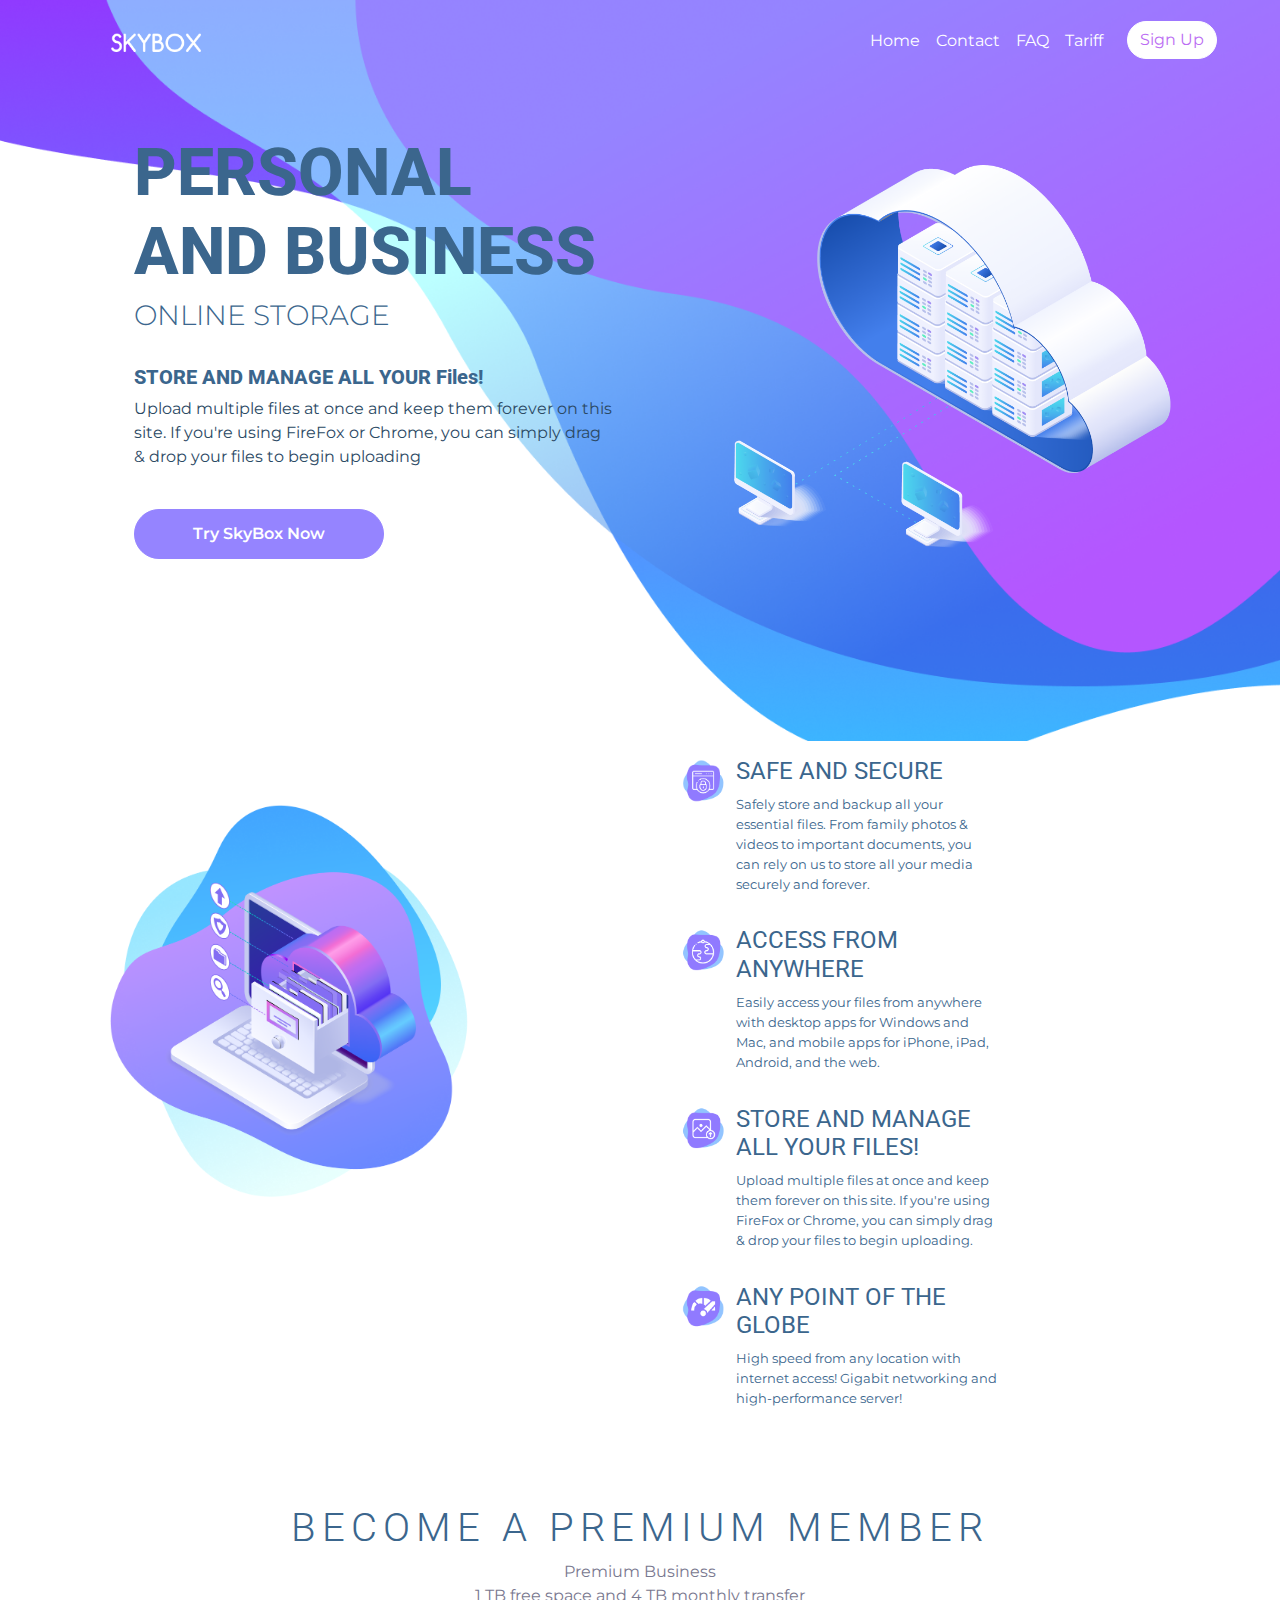
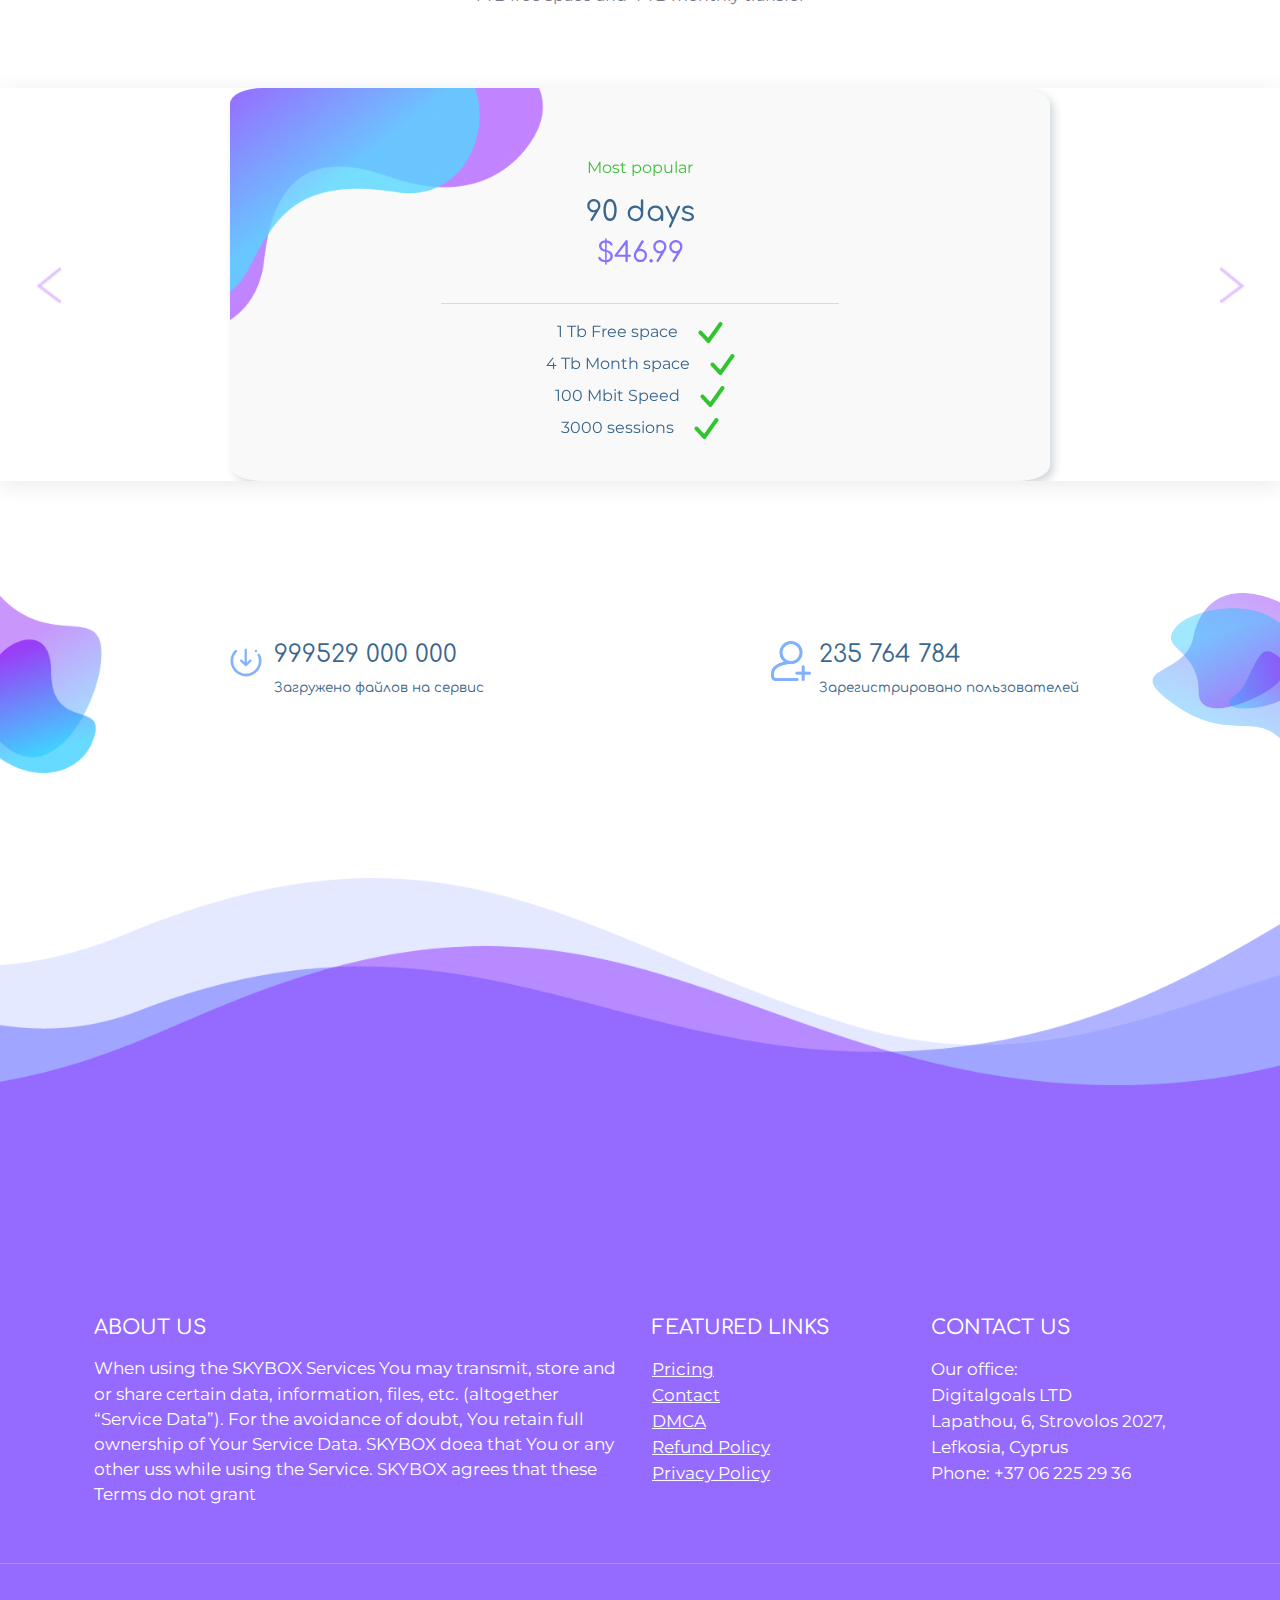
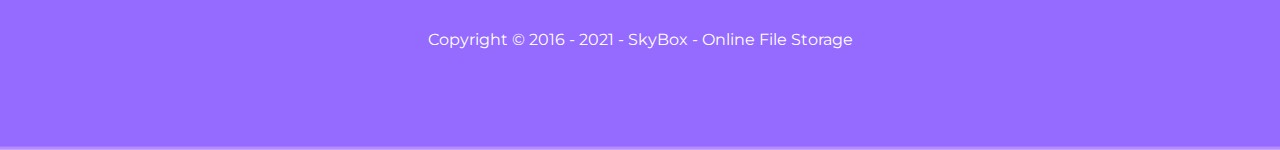
<file: index.html>
<!DOCTYPE html>
<html lang="en">
<head>
    <meta charset="UTF-8">
    <meta name="viewport" content="width=device-width, initial-scale=1.0">
    <title>Home</title>
    <link rel="stylesheet" href="https://cdn.jsdelivr.net/npm/bootstrap@5.3.3/dist/css/bootstrap.min.css"> 
    <link rel="stylesheet" href="css/style.css"> 
</head>
<body>

   
<div class="bg-image" style="background-image: url('images/BG-main.png');"> </div> 
<div class="margin">
   
    
        <nav class="navbar navbar-expand-lg navbar-dark bg-transparent" >
            <div class="container-fluid">
                <a class="navbar-brand ms-5" >
                    <img src="images/logo.png" alt="Logo"> 
                </a>
                <button class="navbar-toggler" type="button" data-bs-toggle="offcanvas" data-bs-target="#offcanvasNavbar" aria-controls="offcanvasNavbar" aria-label="Toggle navigation" >
                    <span class="navbar-toggler-icon"></span>
                </button>
                
               
                <div class="offcanvas offcanvas-start text-bg-dark" tabindex="-1" id="offcanvasNavbar" aria-labelledby="offcanvasNavbarLabel" >
                    <div class="offcanvas-header" style="background-color:#9584FF ;" >
                        <h5 class="offcanvas-title" id="offcanvasNavbarLabel">Navbar</h5>
                        <button type="button" class="btn-close btn-close-white" data-bs-dismiss="offcanvas" aria-label="Close"></button>
                    </div>
                    <div class="offcanvas-body" >
                        <ul class="navbar-nav justify-content-end flex-grow-1 pe-3">
                            <li class="nav-item">
                                <a class="nav-link" href="index.html" style="color: white;">Home</a>
                            </li>
                            <li class="nav-item">
                                <a class="nav-link" href="contact.html" style="color: white;">Contact</a>
                            </li>
                            <li class="nav-item">
                                <a class="nav-link"  href="faq.html" style="color: white;">FAQ</a>
                            </li>
                            <li class="nav-item">
                                <a class="nav-link" href="price.html" style="color: white;">Tariff</a>
                            </li>
                      
                        </ul>
                        <div class="d-flex" style="gap: 10%;">
                            

                            <a href="contact.html"><button type="button" class="btn btn-primary"   style="background-color: white; font-family: 'Montserrat'; border-color: white; color: #BB6DF3; border-radius: 20px;"> Sign Up</button></a>
                        </div>
                    </div>
                </div>
            </div>
        </nav>




<div class="container mt-5" >
    <div class="row"  >
        <div class="col-12 col-xl-6 col-lg-5 col-md-6" >
            <div class="row ms-4" >
                <div class="col-12">
                    <div class="card" >
                        <div class="card-body">
                            <h1 style="font-family: 'Roboto'; color: #3B668D; font-weight: 800; font-size: clamp(2rem, 1.1197rem + 3.7559vw, 4.5rem);">PERSONAL<br>
                                 AND BUSINESS</h1>
                            <h3 style="color: #3B668D; font-family: 'Montserrat'; font-weight: 300; ">ONLINE STORAGE</h3><br>
                            <h5 style="font-family: 'Roboto'; color: #3B668D; font-weight: 800; ">STORE AND MANAGE ALL YOUR Files!</h5>
                            <p class="card-text feature-text" style="color: #2B4964;">Upload multiple files at once and keep them forever on this site. If you're using FireFox or Chrome, you can simply drag & drop your files to begin uploading </p>


                            <br>
                            <a href="price.html"><button type="button" class="btn btn-primary" style="border-radius: 30px; background-color: #9584FF; color: white; border-color: #9584FF;  font-weight: 600; width: 250px; height: 50px;;">Try SkyBox Now </button></a>
                            
                        </div>
                    </div>
                </div>
            </div>
        </div>
        <div class="col-12 col-xl-6 col-lg-7 col-md-6 mt-5 " >
            <img src="images/persona-bg.png" alt="" style="width: 80%; margin-left:15%; margin-right: auto;">
        </div>
    </div>
</div>





</div> <!-- Margin-->

<div class="bg-color"> 





    <div class="container" style="border: none;" >
        <div class="row " >
            <div class="col-12 col-xl-6 col-lg-7 col-md-6 mt-5" >
                <img src="images/computer2.png" alt="" style="width: 80%; margin-left: auto; margin-right: auto;"  >
            </div>
            <div class="col-12 col-xl-6 col-lg-5 col-md-6">
                <div class="row" >
                    <div class="col-12 ">
                        <div class="card">
                            <div class="card-body">
                                
                           

                                <div class="container" >
                                    <div class="row " style="display: block;">
                                        <div class="col-12 col-md-8 d-flex  justify-content-center mb-3">
                                            <img src="images/SAFE AND SECURE.png" alt="Modern Agriculture Equipment" class="me-2" style="height: 3rem; width: 3rem;">
                                            <div class="row " style="display: block;">
                                                <h4 style=" color: #3B668D; font-family: 'Roboto'; font-weight: 400;"> SAFE AND SECURE</h4>
                                                <p style=" color: #3B668D; font-size: clamp(0.625rem, 0.537rem + 0.3756vw, 0.875rem);">Safely store and backup all your essential files. From family photos & videos to important documents, you can rely on us to store all your media securely and forever.</p>
                                            </div>
                                        </div>
                                        <div class="col-12 col-md-8 d-flex  justify-content-center mb-3">
                                            <img src="images/Access from anywhere.png" alt="Modern Agriculture Equipment" class="me-2" style="height: 3rem; width: 3rem;">
                                            <div class="row " style="display: block;">
                                                <h4 style=" color: #3B668D; font-family: 'Roboto'; font-weight: 400;"> ACCESS FROM ANYWHERE</h4>
                                                <p style=" color: #3B668D; font-size: clamp(0.625rem, 0.537rem + 0.3756vw, 0.875rem);">Easily access your files from anywhere with desktop apps for Windows and Mac, and mobile apps for iPhone, iPad, Android, and the web.</p>
                                            </div>
                                        </div>
                                        <div class="col-12 col-md-8 d-flex  justify-content-center mb-3">
                                            <img src="images/STORE AND MANAGE.png" alt="Modern Agriculture Equipment" class="me-2" style="height: 3rem; width: 3rem;">
                                            <div class="row " style="display: block;">
                                                <h4 style=" color: #3B668D; font-family: 'Roboto'; font-weight: 400;"> STORE AND MANAGE ALL YOUR FILES!</h4>
                                                <p style=" color: #3B668D; font-size: clamp(0.625rem, 0.537rem + 0.3756vw, 0.875rem);">Upload multiple files at once and keep them forever on this site. If you're using FireFox or Chrome, you can simply drag & drop your files to begin uploading.</p>
                                            </div>
                                        </div>
                                        <div class="col-12 col-md-8 d-flex  justify-content-center mb-3">
                                            <img src="images/Any point.png" alt="Modern Agriculture Equipment" class="me-2" style="height: 3rem; width: 3rem;">
                                            <div class="row " style="display: block;">
                                                <h4 style=" color: #3B668D; font-family: 'Roboto'; font-weight: 400;"> ANY POINT OF THE GLOBE</h4>
                                                <p style=" color: #3B668D; font-size: clamp(0.625rem, 0.537rem + 0.3756vw, 0.875rem);">High speed from any location with internet access! Gigabit networking and high-performance server!</p>
                                            </div>
                                        </div>
                                        
                                       
                                        
                                        
                                    </div>
                                </div>

                                                 
                             </div>
                    </div>
                </div>
            </div>
        </div>
    </div>

    <br><br>

    <h1 style="text-align: center; font-family: 'Roboto'; color: #3B668D; font-weight: 300; letter-spacing:6px;">BECOME A PREMIUM MEMBER</h1>
    <p style="text-align: center; font-weight: 400; font-family: 'Montserrat'; color: #79788F;">Premium Business<br>
        1 TB free space and 4 TB monthly transfer</p>
    

</div>




        <div id="carouselExampleControls" class="carousel slide w-100 mx-auto " data-bs-ride="carousel" style=" padding-top: 5%; padding-bottom: 5%;  " >
            <div class="carousel-inner" >
                <div class="carousel-item active" >
                    <div class="content" style="background-color: rgb(249, 249, 249); margin-left: 18%; margin-right: 18%; border-radius: 4%; padding-top: 4%; padding-bottom: 2%; position: relative; overflow: hidden; box-shadow: 4px 4px 8px 0px rgba(34, 60, 80, 0.2);">
                        <img src="images/BG-card.png" style="position: absolute; top: 0; left: 0; width: 40%; height: auto; object-fit: cover;"/>
                
                        <div class="container my-3" >
                            <p class="text-center" style="color: #40BF3D;">Most popular</p>
                            <h3 class="text-center" style="font-family: 'Comfortaa'; color: #3B668D;">90 days</h3>
                            <h3 class="text-center" style="font-family: 'Comfortaa'; color: #8572FF;">$46.99</h3>
                            <br>
                            <hr style="color: rgb(123, 123, 123); width: 50%;margin: 0 auto; ">
                            <div class="row mt-3" style="display: block; text-align: center;">
                                <div class="service">
                                    <i class="bi bi-file-person"></i>
                                    <span style="color: #3B668D;">1 Tb Free space</span>
                                    <img class="ms-3" src="images/check.png">
                                </div>
                                <div class="service mt-2">
                                    <i class="bi bi-file-person"></i>
                                    <span style="color: #3B668D;">4 Tb Month space</span>
                                    <img class="ms-3" src="images/check.png">
                                </div>
                                <div class="service mt-2">
                                    <i class="bi bi-speedometer"></i>
                                    <span style="color: #3B668D;">100 Mbit Speed</span>
                                    <img class="ms-3" src="images/check.png">
                                </div>
                                <div class="service mt-2">
                                    <i class="bi bi-bar-chart-alt"></i>
                                    <span style="color: #3B668D;">3000 sessions</span>
                                    <img class="ms-3" src="images/check.png">
                                </div>
                            </div>
                        </div>
                    </div>
                </div>
                
                <div class="carousel-item">
                    <div class="content" style="background-color: rgb(249, 249, 249); margin-left: 18%; margin-right: 18%; border-radius: 4%; padding-top: 4%; padding-bottom: 2%; position: relative; overflow: hidden; box-shadow: 4px 4px 8px 0px rgba(34, 60, 80, 0.2);">
                        <img src="images/BG-card2.png" style="position: absolute; top: 0; right: 0; width: 45%; height: auto; object-fit: cover;"/>
                        <img src="images/BG-card3.png" style="position: absolute; top: 0; left: 0; width: 20%; height: auto; object-fit: cover;"/>

                
                        <div class="container my-3" >
                            <p class="text-center" style="color: #40BF3D;">Most popular</p>
                            <h3 class="text-center" style="font-family: 'Comfortaa'; color: #3B668D;">365 days</h3>
                            <h3 class="text-center" style="font-family: 'Comfortaa'; color: #8572FF;">$127.99</h3>
                            <br>
                            <hr style="color: rgb(123, 123, 123); width: 50%;margin: 0 auto; ">
                            <div class="row mt-3" style="display: block; text-align: center;">
                                <div class="service">
                                    <i class="bi bi-file-person"></i>
                                    <span style="color: #3B668D;">1 Tb Free space</span>
                                    <img class="ms-3" src="images/check.png">
                                </div>
                                <div class="service mt-2">
                                    <i class="bi bi-file-person"></i>
                                    <span style="color: #3B668D;">4 Tb Month space</span>
                                    <img class="ms-3" src="images/check.png">
                                </div>
                                <div class="service mt-2">
                                    <i class="bi bi-speedometer"></i>
                                    <span style="color: #3B668D;">100 Mbit Speed</span>
                                    <img class="ms-3" src="images/check.png">
                                </div>
                                <div class="service mt-2">
                                    <i class="bi bi-bar-chart-alt"></i>
                                    <span style="color: #3B668D;">3000 sessions</span>
                                    <img class="ms-3" src="images/check.png">
                                </div>
                            </div>
                        </div>
                    </div>
                </div>
        
        
                <div class="carousel-item">
                    <div class="content" style="background-color: rgb(249, 249, 249); margin-left: 18%; margin-right: 18%; border-radius: 4%; padding-top: 4%; padding-bottom: 2%; position: relative; overflow: hidden; box-shadow: 4px 4px 8px 0px rgba(34, 60, 80, 0.2);">
                        <img src="images/BG-card3.png" style="position: absolute; top: 0; left: 0; width: 40%; height: auto; object-fit: cover;"/>
                
                        <div class="container my-3" >
                            <p class="text-center" style="color: #40BF3D;">Most popular</p>
                            <h3 class="text-center" style="font-family: 'Comfortaa'; color: #3B668D;">90 days</h3>
                            <h3 class="text-center" style="font-family: 'Comfortaa'; color: #8572FF;">$20.99</h3>
                            <br>
                            <hr style="color: rgb(123, 123, 123); width: 50%;margin: 0 auto; ">
                            <div class="row mt-3" style="display: block; text-align: center;">
                                <div class="service">
                                    <i class="bi bi-file-person"></i>
                                    <span style="color: #3B668D;">1 Tb Free space</span>
                                    <img class="ms-3" src="images/check.png">
                                </div>
                                <div class="service mt-2">
                                    <i class="bi bi-file-person"></i>
                                    <span style="color: #3B668D;">4 Tb Month space</span>
                                    <img class="ms-3" src="images/check.png">
                                </div>
                                <div class="service mt-2">
                                    <i class="bi bi-speedometer"></i>
                                    <span style="color: #3B668D;">100 Mbit Speed</span>
                                    <img class="ms-3" src="images/check.png">
                                </div>
                                <div class="service mt-2">
                                    <i class="bi bi-bar-chart-alt"></i>
                                    <span style="color: #3B668D;">3000 sessions</span>
                                    <img class="ms-3" src="images/check.png">
                                </div>
                            </div>
                        </div>
                    </div>
                </div>
        
        
            </div>
            <button class="carousel-control-prev" 
                 type="button" 
                 data-bs-target="#carouselExampleControls"
             data-bs-slide="prev">
             <img src="images/arrow_left.png" style="width: 25px; margin-right: 50%;" alt="Previous" class="control-button" />
             <span class="visually-hidden">
                 Previous
             </span>
         </button>
         <button class="carousel-control-next" 
                 type="button" 
                 data-bs-target="#carouselExampleControls"
                 data-bs-slide="next">
                 <img src="images/arrow_right.png" style="width: 25px; margin-left: 50%;" alt="Next" class="control-button" />
        
             <span class="visually-hidden">
                 Next
             </span>
         </button>
        </div>




<br><br>




<div class="block">

<div class="container" style="align-items: center;">
    <img src="images/bg-users1.png" style="position: absolute;  left: 0; width: 8%; "/>
    <img src="images/bg-users2.png" style="position: absolute;  right: 0; width: 10%; height: auto; object-fit: cover;"/>

    <div class="row ">
        <div class="col-12 col-md-6 d-flex  justify-content-center mb-3 mt-5">
            <img src="images/999.png" alt="Modern Agriculture Equipment" class="me-2" style="height: 2.5rem; width: 2.5rem;">
            <div class="row " style="display: block;">
                <h4 style=" color: #3B668D; font-family: 'Comfortaa'; font-weight: 400;"> 999529 000 000</h4>
                <p style=" color: #3B668D; font-size: clamp(0.625rem, 0.537rem + 0.3756vw, 0.875rem);  font-family: 'Comfortaa'; ">Загружено файлов на сервис</p>
            </div>
        </div>
        <div class="col-12 col-md-6 d-flex  justify-content-center mb-3 mt-5">
            <img src="images/235.png" alt="No growth hormones are used" class="me-2" style="height: 2.5rem; width: 2.5rem;">
            <div class="row " style="display: block;">
                <h4 style=" color: #3B668D; font-family: 'Comfortaa'; font-weight: 400;">235 764 784</h4>
                <p style=" color: #3B668D; font-size: clamp(0.625rem, 0.537rem + 0.3756vw, 0.875rem);  font-family: 'Comfortaa'; ">Зарегистрировано пользователей</p>
            </div>
        </div>
    </div>

</div>

</div>


<br><br><br><br><br>
<div class="full-screen-image">
    <img src="images/BG-footer.png" alt="Your Image" >
    <div class="overlay-text" style="left: 50%;">



        <footer class="bg-transparent text-white text-center text-lg-start">
            <!-- Grid container -->
            <div class="container p-4">
              <!--Grid row-->
              <div class="row">
                <!--Grid column-->
                <div class="col-lg-6 col-md-12 mb-4 mb-md-0">
                  <h5 class="text-uppercase mb-3" style="font-family:'Comfortaa';">About us</h5>
          
                  <p style="font-size: clamp(0.625rem, 0.4489rem + 0.7512vw, 1.125rem);">
                    When using the SKYBOX Services You may transmit, store and or share certain data, information, files, etc. (altogether “Service Data”). For the avoidance of doubt, You retain full ownership of Your Service Data. SKYBOX doea that You or any other uss while using the Service. SKYBOX agrees that these Terms do not grant
                  </p>
                </div>
                <!--Grid column-->
          
                <!--Grid column-->
                <div class="col-lg-3 col-md-6 mb-4 mb-md-0">
                  <h5 class="text-uppercase" style="font-family:'Comfortaa';">Featured links</h5>
          
                  <ul class="list-unstyled mb-0 mt-3">
                    <li>
                      <a href="#!" class="text-white" style="font-size: clamp(0.8125rem, 0.7025rem + 0.4695vw, 1.125rem);">Pricing</a>
                    </li>
                    <li>
                      <a href="#!" class="text-white" style="font-size: clamp(0.8125rem, 0.7025rem + 0.4695vw, 1.125rem);">Contact</a>
                    </li>
                    <li>
                      <a href="#!" class="text-white" style="font-size: clamp(0.8125rem, 0.7025rem + 0.4695vw, 1.125rem);">DMCA</a>
                    </li>
                    <li>
                      <a href="#!" class="text-white" style="font-size: clamp(0.8125rem, 0.7025rem + 0.4695vw, 1.125rem);">Refund Policy</a>
                    </li>
                    <li>
                        <a href="#!" class="text-white" style="font-size: clamp(0.8125rem, 0.7025rem + 0.4695vw, 1.125rem);">Privacy Policy</a>
                      </li>
                    
                  </ul>
                </div>
                <!--Grid column-->
          
                <!--Grid column-->
                <div class="col-lg-3 col-md-6 mb-4 mb-md-0">
                  <h5 class="text-uppercase mb-0" style="font-family:'Comfortaa';">Contact us</h5>
          
                  <ul class="list-unstyled mt-3">
                    <li>
                      <a href="#!" class="text-white" style="text-decoration: none; font-size: clamp(0.8125rem, 0.7025rem + 0.4695vw, 1.125rem);">Our office:</a>
                    </li>
                    <li>
                        <a href="#!" class="text-white" style="text-decoration: none; font-size: clamp(0.8125rem, 0.7025rem + 0.4695vw, 1.125rem);">Digitalgoals LTD</a>
                      </li>
                      <li>
                        <a href="#!" class="text-white" style="text-decoration: none; font-size: clamp(0.8125rem, 0.7025rem + 0.4695vw, 1.125rem);">Lapathou, 6, Strovolos 2027,</a>
                      </li>
                      <li>
                        <a href="#!" class="text-white" style="text-decoration: none; font-size: clamp(0.8125rem, 0.7025rem + 0.4695vw, 1.125rem);">Lefkosia, Cyprus</a>
                      </li>
                      <li>
                        <a href="#!" class="text-white" style="text-decoration: none; font-size: clamp(0.8125rem, 0.7025rem + 0.4695vw, 1.125rem);">Phone: +37 06 225 29 36</a>
                      </li>
                    
                  </ul>
                </div>
                <!--Grid column-->
              </div>
              <!--Grid row-->
            </div>
          <hr>
            <div class="text-center p-3 mt-5 " >
                Copyright © 2016 - 2021 - SkyBox - Online File Storage
            
            </div>
            <!-- Copyright -->
          </footer>


     
    </div>
</div>



</div> <!-- bg-color-->



    <script src="https://cdn.jsdelivr.net/npm/bootstrap@5.3.3/dist/js/bootstrap.bundle.min.js"></script>
</body>
</html>
</file>
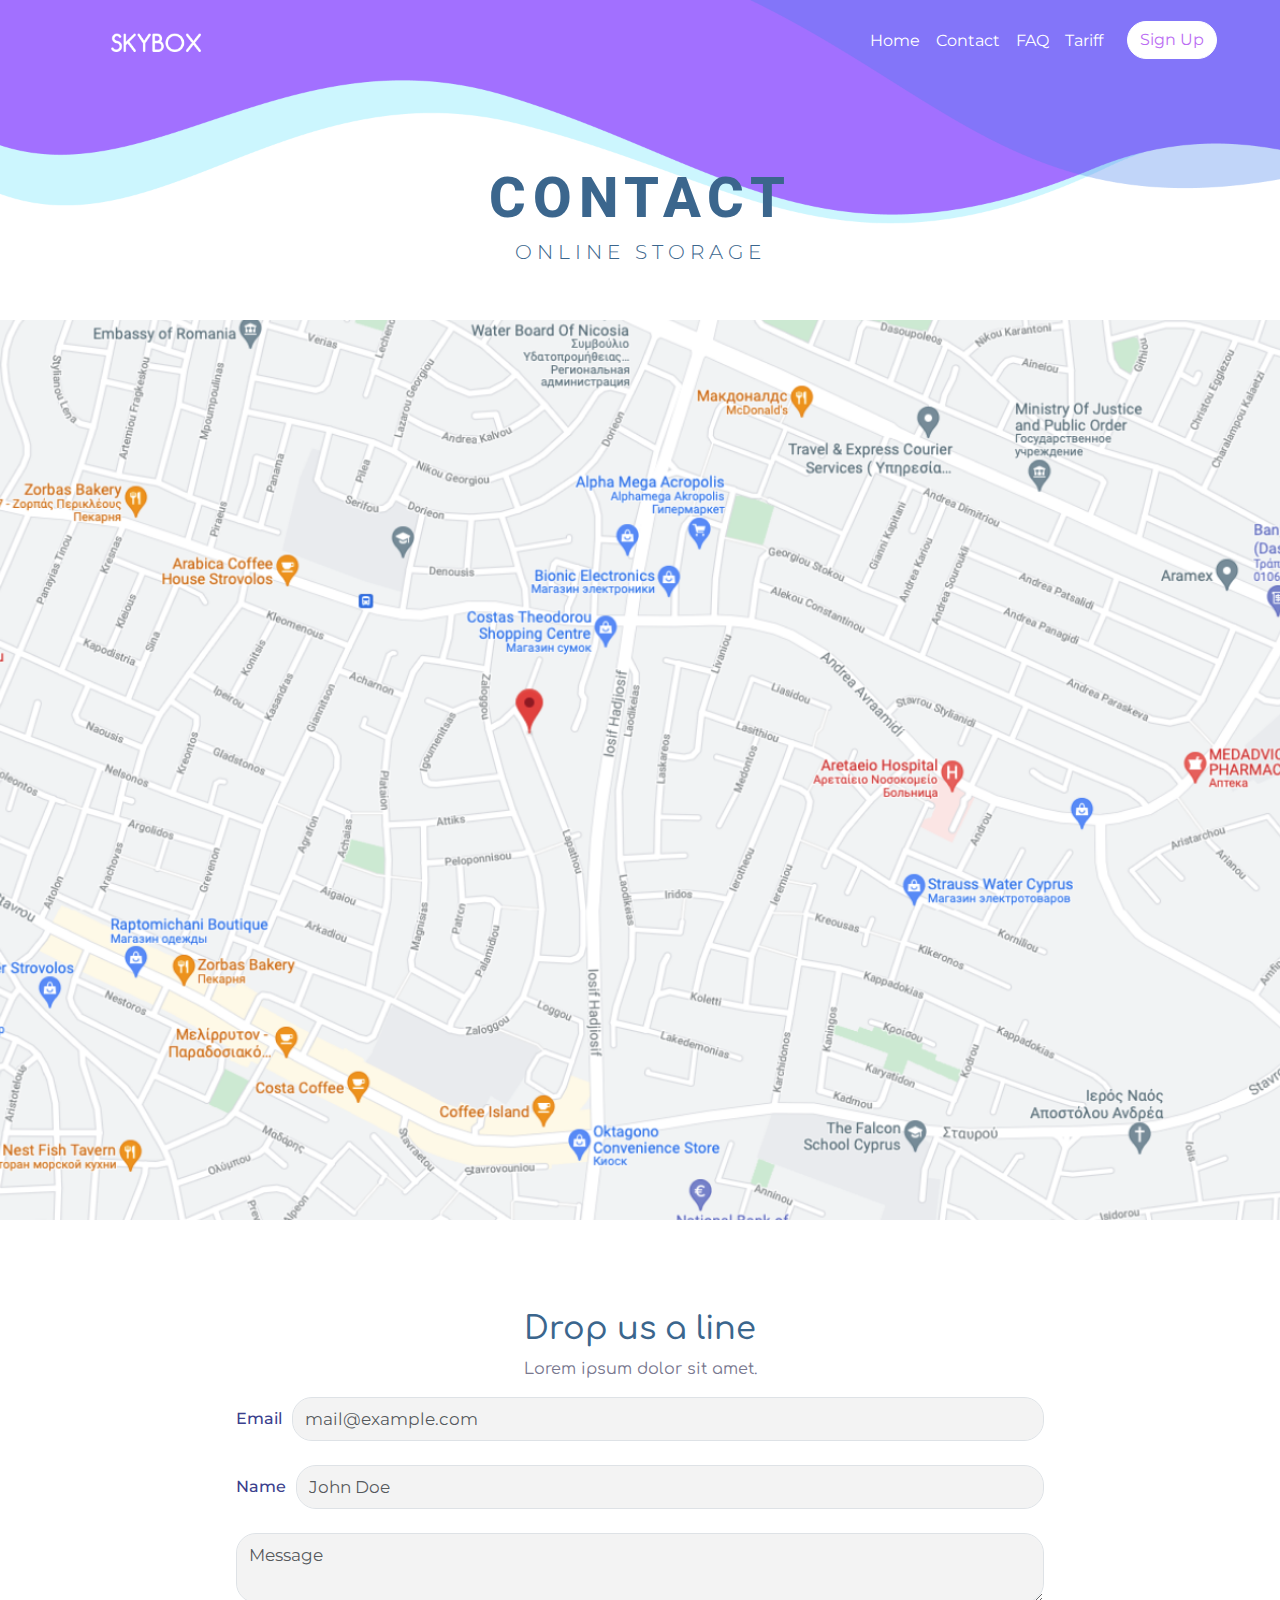
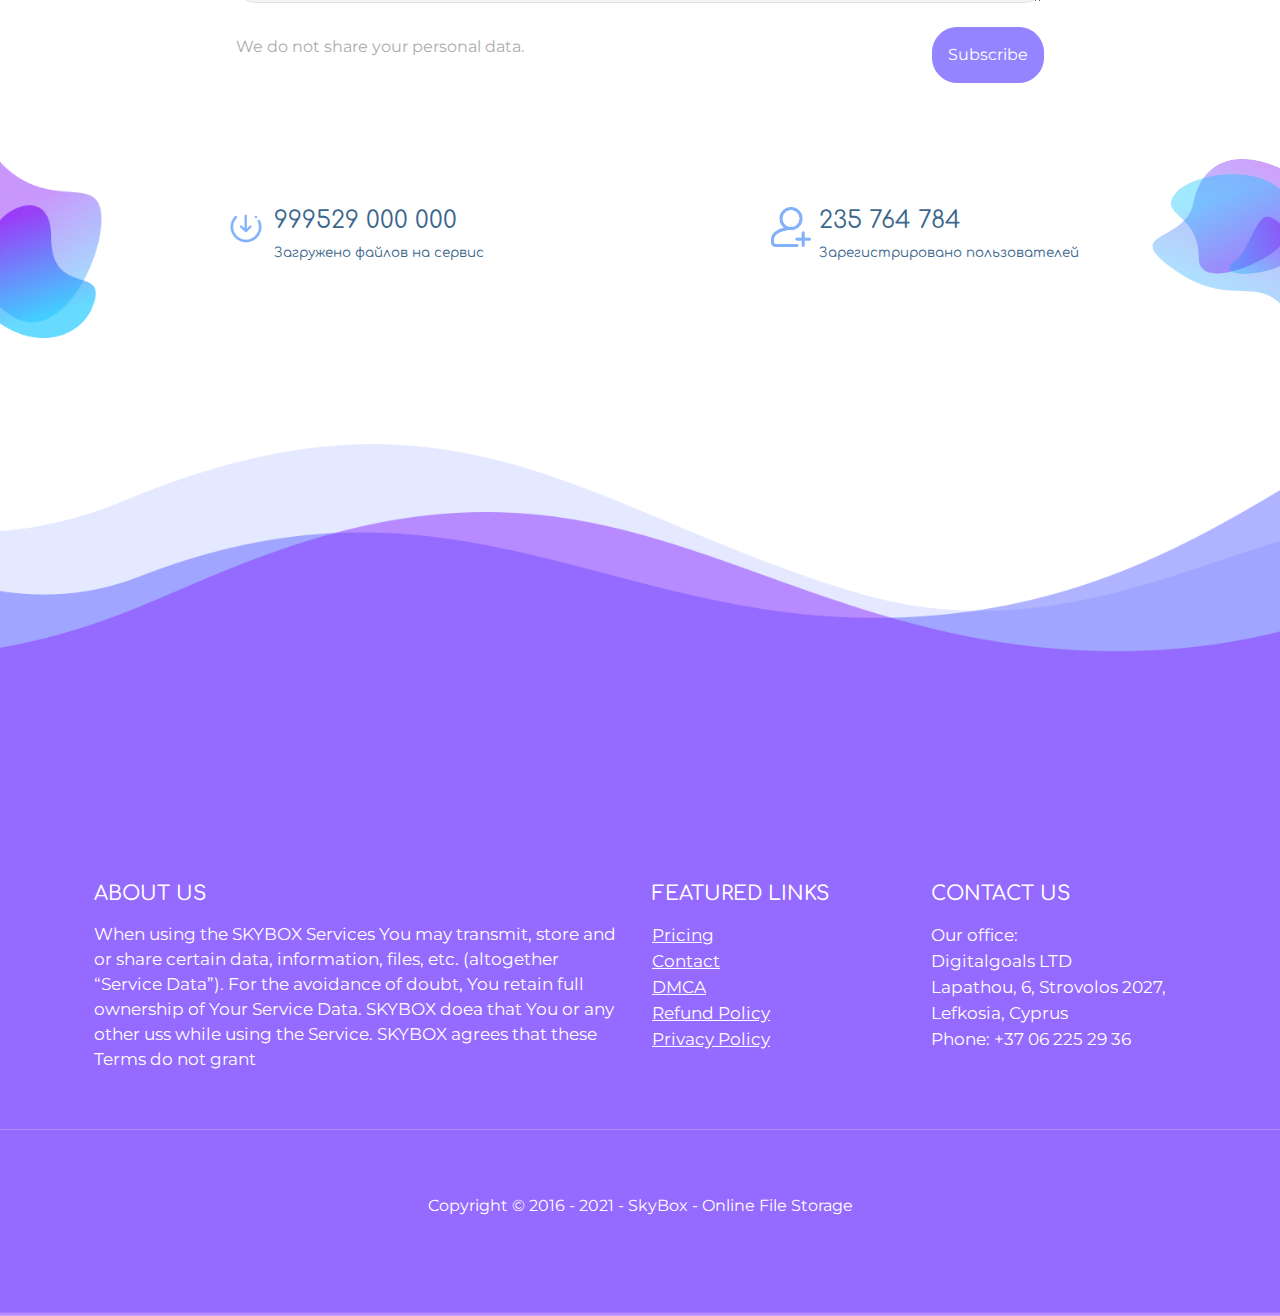
<file: contact.html>
<!DOCTYPE html>
<html lang="en">
<head>
    <meta charset="UTF-8">
    <meta name="viewport" content="width=device-width, initial-scale=1.0">
    <title>Contact</title>
    <!-- <link rel="stylesheet" href="https://cdn.jsdelivr.net/npm/bootstrap@5.3.3/dist/css/bootstrap.min.css"> 
    <link rel="stylesheet" href="css/style.css">  -->
    <script src="https://cdn.jsdelivr.net/npm/bootstrap@5.3.0-alpha3/dist/js/bootstrap.bundle.min.js"></script>
    <link rel="stylesheet" href="https://cdn.jsdelivr.net/npm/bootstrap@5.3.3/dist/css/bootstrap.min.css"> 
    <script src="https://cdn.jsdelivr.net/npm/bootstrap@5.3.3/dist/css/bootstrap.min.css"></script>
    <link rel="stylesheet" href="css/style.css">
</head>
<body>

   
<div class="bg-image" style="background-image: url('images/BG-contact.png');  height: 30vh;"> </div> 
<div class="margin">
   
    
        <nav class="navbar navbar-expand-lg navbar-dark bg-transparent" >
            <div class="container-fluid">
                <a class="navbar-brand ms-5" >
                    <img src="images/logo.png" alt="Logo"> 
                </a>
                <button class="navbar-toggler" type="button" data-bs-toggle="offcanvas" data-bs-target="#offcanvasNavbar" aria-controls="offcanvasNavbar" aria-label="Toggle navigation" >
                    <span class="navbar-toggler-icon"></span>
                </button>
                
               
                <div class="offcanvas offcanvas-start text-bg-dark" tabindex="-1" id="offcanvasNavbar" aria-labelledby="offcanvasNavbarLabel" >
                    <div class="offcanvas-header" style="background-color:#9584FF ;" >
                        <h5 class="offcanvas-title" id="offcanvasNavbarLabel">Navbar</h5>
                        <button type="button" class="btn-close btn-close-white" data-bs-dismiss="offcanvas" aria-label="Close"></button>
                    </div>
                    <div class="offcanvas-body" >
                        <ul class="navbar-nav justify-content-end flex-grow-1 pe-3">
                            <li class="nav-item">
                                <a class="nav-link" href="index.html" style="color: white;">Home</a>
                            </li>
                            <li class="nav-item">
                                <a class="nav-link" href="contact.html" style="color: white;">Contact</a>
                            </li>
                            <li class="nav-item">
                                <a class="nav-link"  href="faq.html" style="color: white;">FAQ</a>
                            </li>
                            <li class="nav-item">
                                <a class="nav-link" href="price.html" style="color: white;">Tariff</a>
                            </li>
                      
                        </ul>
                        <div class="d-flex" style="gap: 10%;">
                            

                            <a href="#drop"><button type="button" class="btn btn-primary"   style="background-color: white; font-family: 'Montserrat'; border-color: white; color: #BB6DF3; border-radius: 20px;"> Sign Up</button></a>
                        </div>
                    </div>
                </div>
            </div>
        </nav>
</div>


<br><br><br><br>
<h2 style="font-family: 'Roboto'; color: #3B668D; font-weight: 800; font-size: clamp(2rem, 1.1197rem + 3.7559vw, 3.5rem);text-align: center;letter-spacing:7px;">CONTACT</h2>
<h5 style="color: #3B668D; font-family: 'Montserrat'; font-weight: 300; text-align: center;letter-spacing:5px;">ONLINE STORAGE</h5><br>

<br>
<div class="full-screen-image">
    <img src="images/MAP.png" alt="Your Image" >
</div>
<br><br>

<div class="container my-1 text-center" style="padding-top: 3%; background-color: transparent; width: 65%; border-radius: 3%;">
    <form>
        <h2  style="color: #3B668D; font-family:'Comfortaa' ;" id="drop" >Drop us a line</h2> 
        <p style="color: #79788F; font-family:'Comfortaa' ;">Lorem ipsum dolor sit amet.</p>
       
        <div data-mdb-input-init class="form-outline mb-4 d-flex align-items-center">
            <label class="form-label mt-2" style="margin-right: 10px; color: #3B3F8D; font-weight: 500;">Email</label>
            <input type="email" id="form2Example2" class="form-control" style="background-color: #F3F3F3; border-radius: 20px; font-size: clamp(0.8125rem, 0.7025rem + 0.4695vw, 1.125rem); padding-top:1%; padding-bottom:1%;" placeholder="mail@example.com" />
        </div>
        
        <div data-mdb-input-init class="form-outline mb-4 d-flex align-items-center">
            <label class="form-label mt-2" style="margin-right: 10px; color: #3B3F8D; font-weight: 500;">Name</label>
            <input type="text" id="form2Example2" class="form-control" style="background-color: #F3F3F3; border-radius: 20px; font-size: clamp(0.8125rem, 0.7025rem + 0.4695vw, 1.125rem); padding-top:1%; padding-bottom:1%;" placeholder="John Doe" />
        </div>
    
        <div data-mdb-input-init class="form-outline mb-4">
        
            <div class="mb-3">
                <textarea class="form-control" id="exampleFormControlTextarea1" rows="2" style="background-color: #F3F3F3; border-radius: 20px; font-size: clamp(0.8125rem, 0.7025rem + 0.4695vw, 1.125rem); padding-top:1%; padding-bottom:1%;" placeholder="Message"></textarea>
              </div>
        </div>




        <div data-mdb-input-init class="form-outline mb-5 d-flex flex-column flex-md-row align-items-center justify-content-between">
            <p style="color: #ADADAD;">We do not share your personal data.</p>
        
            <div id="liveAlertPlaceholder"><br></div>
            <button type="button" class="btn btn-dark" id="liveAlertBtn" style="background-color: #9584FF; border-color: #9584FF; border-radius: 25px; padding: 15px;">Subscribe</button>
        </div>
        


    
        <br>
    

    </form>

</div>


<div class="container" style="align-items: center;">
    <img src="images/bg-users1.png" style="position: absolute;  left: 0; width: 8%; "/>
    <img src="images/bg-users2.png" style="position: absolute;  right: 0; width: 10%; height: auto; object-fit: cover;"/>

    <div class="row ">
        <div class="col-12 col-md-6 d-flex  justify-content-center mb-3 mt-5">
            <img src="images/999.png" alt="Modern Agriculture Equipment" class="me-2" style="height: 2.5rem; width: 2.5rem;">
            <div class="row " style="display: block;">
                <h4 style=" color: #3B668D; font-family: 'Comfortaa'; font-weight: 400;"> 999529 000 000</h4>
                <p style=" color: #3B668D; font-size: clamp(0.625rem, 0.537rem + 0.3756vw, 0.875rem);  font-family: 'Comfortaa'; ">Загружено файлов на сервис</p>
            </div>
        </div>
        <div class="col-12 col-md-6 d-flex  justify-content-center mb-3 mt-5">
            <img src="images/235.png" alt="No growth hormones are used" class="me-2" style="height: 2.5rem; width: 2.5rem;">
            <div class="row " style="display: block;">
                <h4 style=" color: #3B668D; font-family: 'Comfortaa'; font-weight: 400;">235 764 784</h4>
                <p style=" color: #3B668D; font-size: clamp(0.625rem, 0.537rem + 0.3756vw, 0.875rem);  font-family: 'Comfortaa'; ">Зарегистрировано пользователей</p>
            </div>
        </div>
    </div>

</div>



<br><br><br><br><br>
<div class="full-screen-image">
    <img src="images/BG-footer.png" alt="Your Image" >
    <div class="overlay-text" style="left: 50%;">



        <footer class="bg-transparent text-white text-center text-lg-start">
            <!-- Grid container -->
            <div class="container p-4">
              <!--Grid row-->
              <div class="row">
                <!--Grid column-->
                <div class="col-lg-6 col-md-12 mb-4 mb-md-0">
                  <h5 class="text-uppercase mb-3" style="font-family:'Comfortaa';">About us</h5>
          
                  <p style="font-size: clamp(0.625rem, 0.4489rem + 0.7512vw, 1.125rem);">
                    When using the SKYBOX Services You may transmit, store and or share certain data, information, files, etc. (altogether “Service Data”). For the avoidance of doubt, You retain full ownership of Your Service Data. SKYBOX doea that You or any other uss while using the Service. SKYBOX agrees that these Terms do not grant
                  </p>
                </div>
                <!--Grid column-->
          
                <!--Grid column-->
                <div class="col-lg-3 col-md-6 mb-4 mb-md-0">
                  <h5 class="text-uppercase" style="font-family:'Comfortaa';">Featured links</h5>
          
                  <ul class="list-unstyled mb-0 mt-3">
                    <li>
                      <a href="#!" class="text-white" style="font-size: clamp(0.8125rem, 0.7025rem + 0.4695vw, 1.125rem);">Pricing</a>
                    </li>
                    <li>
                      <a href="#!" class="text-white" style="font-size: clamp(0.8125rem, 0.7025rem + 0.4695vw, 1.125rem);">Contact</a>
                    </li>
                    <li>
                      <a href="#!" class="text-white" style="font-size: clamp(0.8125rem, 0.7025rem + 0.4695vw, 1.125rem);">DMCA</a>
                    </li>
                    <li>
                      <a href="#!" class="text-white" style="font-size: clamp(0.8125rem, 0.7025rem + 0.4695vw, 1.125rem);">Refund Policy</a>
                    </li>
                    <li>
                        <a href="#!" class="text-white" style="font-size: clamp(0.8125rem, 0.7025rem + 0.4695vw, 1.125rem);">Privacy Policy</a>
                      </li>
                    
                  </ul>
                </div>
                <!--Grid column-->
          
                <!--Grid column-->
                <div class="col-lg-3 col-md-6 mb-4 mb-md-0">
                  <h5 class="text-uppercase mb-0" style="font-family:'Comfortaa';">Contact us</h5>
          
                  <ul class="list-unstyled mt-3">
                    <li>
                      <a href="#!" class="text-white" style="text-decoration: none; font-size: clamp(0.8125rem, 0.7025rem + 0.4695vw, 1.125rem);">Our office:</a>
                    </li>
                    <li>
                        <a href="#!" class="text-white" style="text-decoration: none; font-size: clamp(0.8125rem, 0.7025rem + 0.4695vw, 1.125rem);">Digitalgoals LTD</a>
                      </li>
                      <li>
                        <a href="#!" class="text-white" style="text-decoration: none; font-size: clamp(0.8125rem, 0.7025rem + 0.4695vw, 1.125rem);">Lapathou, 6, Strovolos 2027,</a>
                      </li>
                      <li>
                        <a href="#!" class="text-white" style="text-decoration: none; font-size: clamp(0.8125rem, 0.7025rem + 0.4695vw, 1.125rem);">Lefkosia, Cyprus</a>
                      </li>
                      <li>
                        <a href="#!" class="text-white" style="text-decoration: none; font-size: clamp(0.8125rem, 0.7025rem + 0.4695vw, 1.125rem);">Phone: +37 06 225 29 36</a>
                      </li>
                    
                  </ul>
                </div>
                <!--Grid column-->
              </div>
              <!--Grid row-->
            </div>
          <hr>
            <div class="text-center p-3 mt-5 " >
                Copyright © 2016 - 2021 - SkyBox - Online File Storage
            
            </div>
            <!-- Copyright -->
          </footer>


     
    </div>
</div>



</div> <!-- bg-color-->



    <script src="https://cdn.jsdelivr.net/npm/bootstrap@5.3.3/dist/js/bootstrap.bundle.min.js"></script>
    <script src="js/subscribe.js"></script>
</body>
</html>
</file>
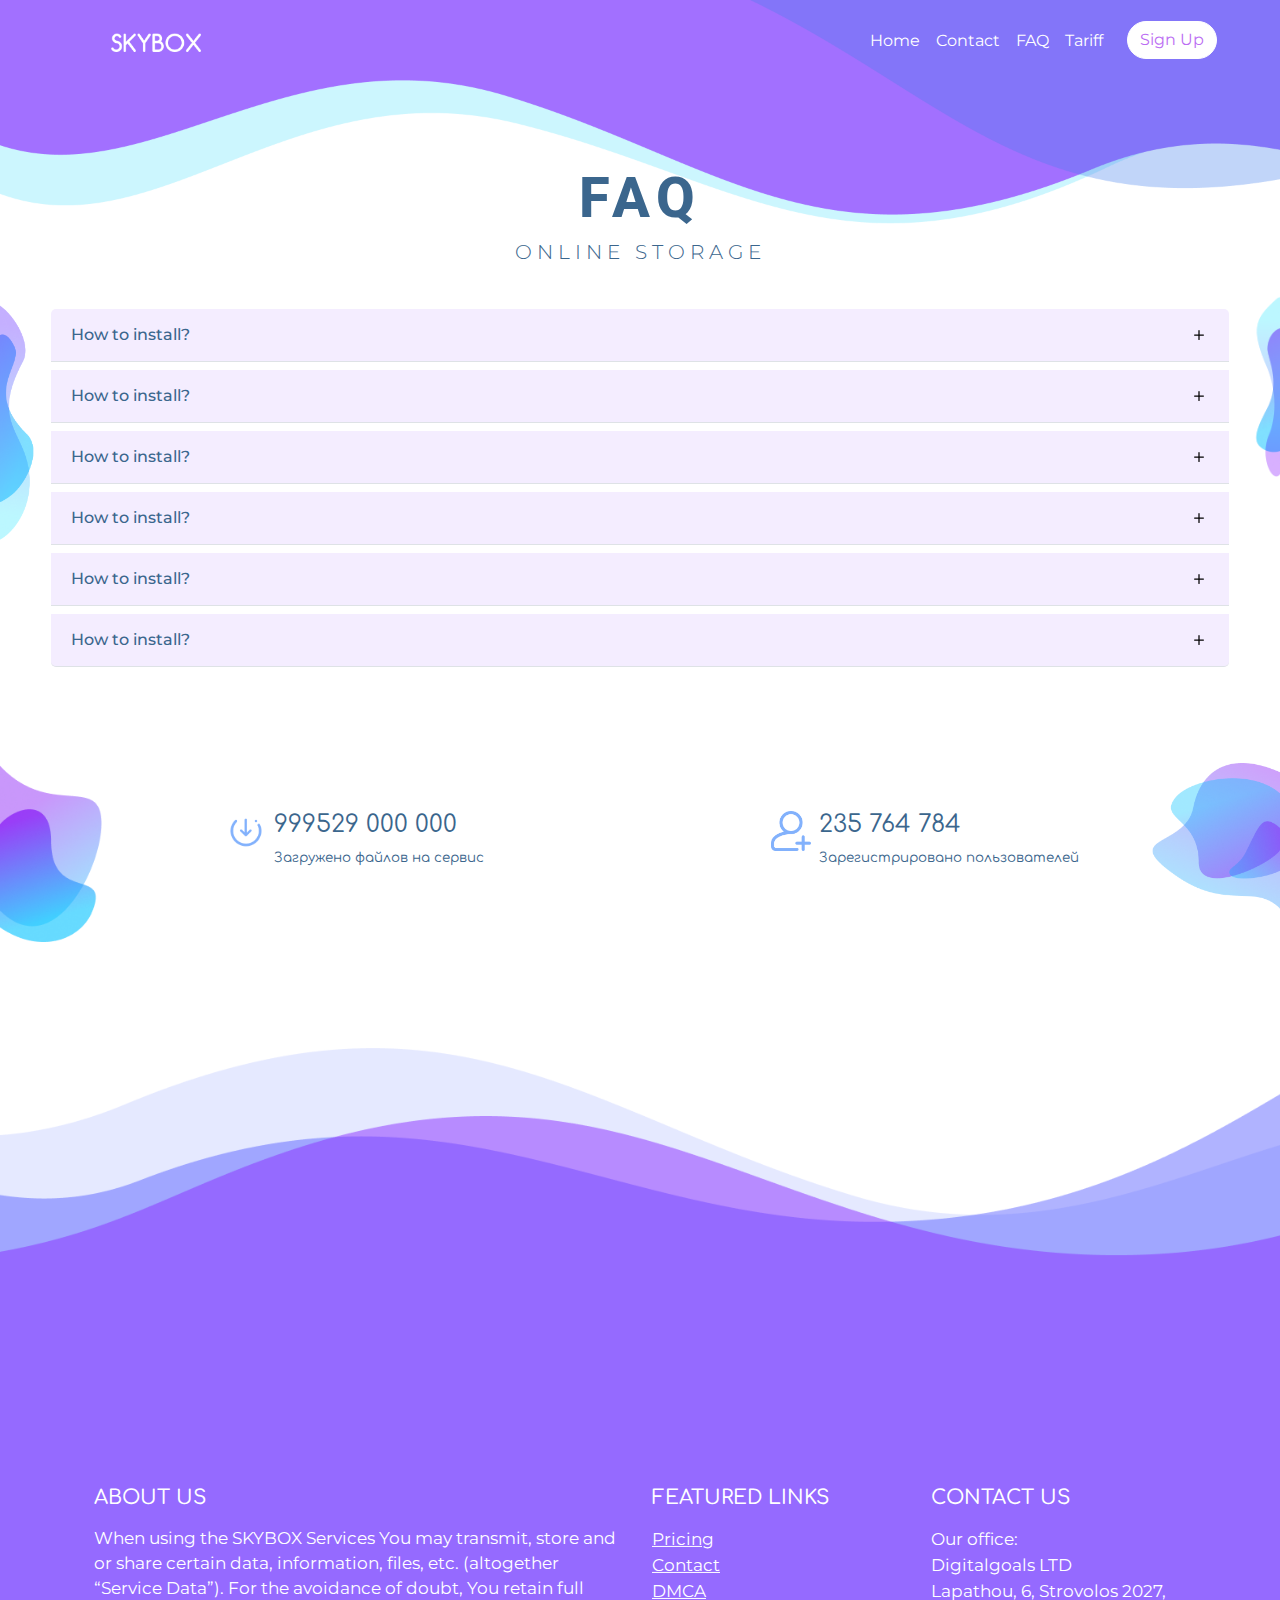
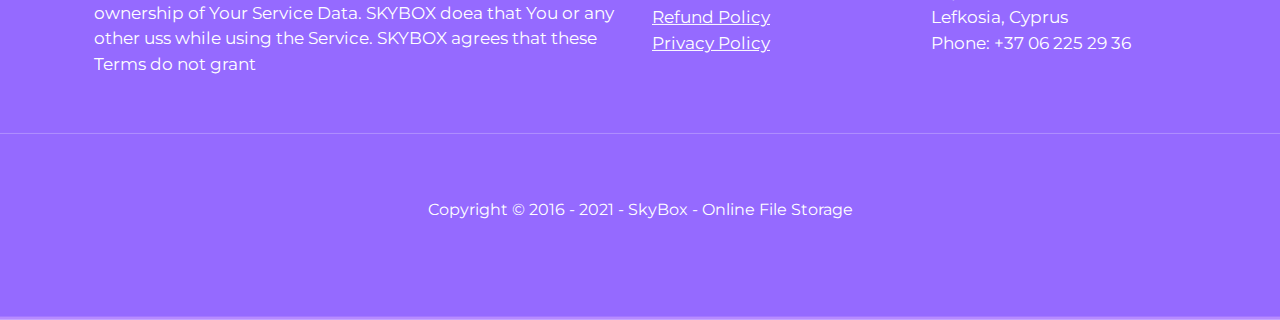
<file: faq.html>
<!DOCTYPE html>
<html lang="en">
<head>
    <meta charset="UTF-8">
    <meta name="viewport" content="width=device-width, initial-scale=1.0">
    <title>FAQ</title>
    <link rel="stylesheet" href="https://cdn.jsdelivr.net/npm/bootstrap@5.3.3/dist/css/bootstrap.min.css"> 
    <link rel="stylesheet" href="css/style.css"> 
 
</head>
<body>

   
<div class="bg-image" style="background-image: url('images/BG-contact.png');  height: 30vh;"> </div> 
<div class="margin">
   
    
        <nav class="navbar navbar-expand-lg navbar-dark bg-transparent" >
            <div class="container-fluid">
                <a class="navbar-brand ms-5" >
                    <img src="images/logo.png" alt="Logo"> 
                </a>
                <button class="navbar-toggler" type="button" data-bs-toggle="offcanvas" data-bs-target="#offcanvasNavbar" aria-controls="offcanvasNavbar" aria-label="Toggle navigation" >
                    <span class="navbar-toggler-icon"></span>
                </button>
                
               
                <div class="offcanvas offcanvas-start text-bg-dark" tabindex="-1" id="offcanvasNavbar" aria-labelledby="offcanvasNavbarLabel" >
                    <div class="offcanvas-header" style="background-color:#9584FF ;" >
                        <h5 class="offcanvas-title" id="offcanvasNavbarLabel">Navbar</h5>
                        <button type="button" class="btn-close btn-close-white" data-bs-dismiss="offcanvas" aria-label="Close"></button>
                    </div>
                    <div class="offcanvas-body" >
                        <ul class="navbar-nav justify-content-end flex-grow-1 pe-3">
                            <li class="nav-item">
                                <a class="nav-link" href="index.html" style="color: white;">Home</a>
                            </li>
                            <li class="nav-item">
                                <a class="nav-link" href="contact.html" style="color: white;">Contact</a>
                            </li>
                            <li class="nav-item">
                                <a class="nav-link"  href="faq.html" style="color: white;">FAQ</a>
                            </li>
                            <li class="nav-item">
                                <a class="nav-link" href="price.html" style="color: white;">Tariff</a>
                            </li>
                      
                        </ul>
                        <div class="d-flex" style="gap: 10%;">
                            

                            <a href="contact.html"><button type="button" class="btn btn-primary"   style="background-color: white; font-family: 'Montserrat'; border-color: white; color: #BB6DF3; border-radius: 20px;"> Sign Up</button></a>
                        </div>
                    </div>
                </div>
            </div>
        </nav>
</div>


<br><br><br><br>
<h2 style="font-family: 'Roboto'; color: #3B668D; font-weight: 800; font-size: clamp(2rem, 1.1197rem + 3.7559vw, 3.5rem);text-align: center;letter-spacing:7px;">FAQ</h2>
<h5 style="color: #3B668D; font-family: 'Montserrat'; font-weight: 300; text-align: center;letter-spacing:5px;">ONLINE STORAGE</h5><br>



<img src="images/faq-left.png" style="position: absolute;  left: 0; width: 8%; "/>
<img src="images/faq-right.png" style="position: absolute;  right: 0; width: 10%; height: auto; object-fit: cover;"/>

<div class="margin">

<div class="accordion" id="accordionExample">
    <div class="accordion-item mt-2 ">
        <h2 class="accordion-header">
            <button class="accordion-button collapsed" type="button" data-bs-toggle="collapse" data-bs-target="#collapseOne"
                aria-expanded="true" aria-controls="collapseOne" style=" color: #3B668D; font-weight: 500;">
                How to install?
            </button>
        </h2>
        <div id="collapseOne" class="accordion-collapse collapse" data-bs-parent="#accordionExample">
            <div class="accordion-body" style="color: #46637E;">
                Orci nibh faucibus nunc aliquet diam. Neque quis dignissim ipsum eget sed massa feugiat sit nibh. Pretium eget morbi tincidunt justo, mattis tincidunt facilisis lorem. Commodo, sit enim, amet fringilla in proin purus. Et odio arcu libero at sed quam tempor, neque. Scelerisque arcu vel vehicula eget posuere. Sed urna velit aliquam in pharetra. Tempus libero elit ac hac et morbi. Sed viverra vel adipiscing mauris, congue tincidunt integer. Sed gravida in cursus pellentesque odio.          
              </div>
        </div>
    </div>
    <div class="accordion-item mt-2">
        <h2 class="accordion-header">
            <button class="accordion-button collapsed" type="button" data-bs-toggle="collapse"
                data-bs-target="#collapseTwo" aria-expanded="false" aria-controls="collapseTwo" style=" color: #3B668D; font-weight: 500;">
                How to install?
            </button>
        </h2>
        <div id="collapseTwo" class="accordion-collapse collapse" data-bs-parent="#accordionExample">
            <div class="accordion-body" style="color: #46637E;" >
                Orci nibh faucibus nunc aliquet diam. Neque quis dignissim ipsum eget sed massa feugiat sit nibh. Pretium eget morbi tincidunt justo, mattis tincidunt facilisis lorem. Commodo, sit enim, amet fringilla in proin purus. Et odio arcu libero at sed quam tempor, neque. Scelerisque arcu vel vehicula eget posuere. Sed urna velit aliquam in pharetra. Tempus libero elit ac hac et morbi. Sed viverra vel adipiscing mauris, congue tincidunt integer. Sed gravida in cursus pellentesque odio.          
            </div>
        </div>
    </div>
    <div class="accordion-item mt-2">
        <h2 class="accordion-header">
            <button class="accordion-button collapsed" type="button" data-bs-toggle="collapse"
                data-bs-target="#collapseThree" aria-expanded="false" aria-controls="collapseThree" style=" color: #3B668D; font-weight: 500;">
                How to install?
            </button>
        </h2>
        <div id="collapseThree" class="accordion-collapse collapse" data-bs-parent="#accordionExample">
            <div class="accordion-body" style="color: #46637E;">
                Orci nibh faucibus nunc aliquet diam. Neque quis dignissim ipsum eget sed massa feugiat sit nibh. Pretium eget morbi tincidunt justo, mattis tincidunt facilisis lorem. Commodo, sit enim, amet fringilla in proin purus. Et odio arcu libero at sed quam tempor, neque. Scelerisque arcu vel vehicula eget posuere. Sed urna velit aliquam in pharetra. Tempus libero elit ac hac et morbi. Sed viverra vel adipiscing mauris, congue tincidunt integer. Sed gravida in cursus pellentesque odio.          
            </div>
        </div>
    </div>

  
    <div class="accordion-item mt-2">
      <h2 class="accordion-header">
          <button class="accordion-button collapsed" type="button" data-bs-toggle="collapse"
              data-bs-target="#collapseFour" aria-expanded="false" aria-controls="collapseFour" style=" color: #3B668D; font-weight: 500;">
              How to install?
          </button>
      </h2>
      <div id="collapseFour" class="accordion-collapse collapse" data-bs-parent="#accordionExample">
          <div class="accordion-body" style="color: #46637E;">
            Orci nibh faucibus nunc aliquet diam. Neque quis dignissim ipsum eget sed massa feugiat sit nibh. Pretium eget morbi tincidunt justo, mattis tincidunt facilisis lorem. Commodo, sit enim, amet fringilla in proin purus. Et odio arcu libero at sed quam tempor, neque. Scelerisque arcu vel vehicula eget posuere. Sed urna velit aliquam in pharetra. Tempus libero elit ac hac et morbi. Sed viverra vel adipiscing mauris, congue tincidunt integer. Sed gravida in cursus pellentesque odio.          
        </div>
      </div>
  </div>

  <div class="accordion-item mt-2">
    <h2 class="accordion-header">
        <button class="accordion-button collapsed" type="button" data-bs-toggle="collapse"
            data-bs-target="#collapseFive" aria-expanded="false" aria-controls="collapseFive" style=" color: #3B668D; font-weight: 500;">
            How to install?
        </button>
    </h2>
    <div id="collapseFive" class="accordion-collapse collapse" data-bs-parent="#accordionExample">
        <div class="accordion-body" style="color: #46637E;">
          Orci nibh faucibus nunc aliquet diam. Neque quis dignissim ipsum eget sed massa feugiat sit nibh. Pretium eget morbi tincidunt justo, mattis tincidunt facilisis lorem. Commodo, sit enim, amet fringilla in proin purus. Et odio arcu libero at sed quam tempor, neque. Scelerisque arcu vel vehicula eget posuere. Sed urna velit aliquam in pharetra. Tempus libero elit ac hac et morbi. Sed viverra vel adipiscing mauris, congue tincidunt integer. Sed gravida in cursus pellentesque odio.          
      </div>
    </div>
</div>

<div class="accordion-item mt-2">
    <h2 class="accordion-header">
        <button class="accordion-button collapsed" type="button" data-bs-toggle="collapse"
            data-bs-target="#collapseSix" aria-expanded="false" aria-controls="collapseSix" style=" color: #3B668D; font-weight: 500;">
            How to install?
        </button>
    </h2>
    <div id="collapseSix" class="accordion-collapse collapse" data-bs-parent="#accordionExample">
        <div class="accordion-body" style="color: #46637E;">
          Orci nibh faucibus nunc aliquet diam. Neque quis dignissim ipsum eget sed massa feugiat sit nibh. Pretium eget morbi tincidunt justo, mattis tincidunt facilisis lorem. Commodo, sit enim, amet fringilla in proin purus. Et odio arcu libero at sed quam tempor, neque. Scelerisque arcu vel vehicula eget posuere. Sed urna velit aliquam in pharetra. Tempus libero elit ac hac et morbi. Sed viverra vel adipiscing mauris, congue tincidunt integer. Sed gravida in cursus pellentesque odio.          
      </div>
    </div>
</div>


</div>

</div>


<br><br><br><br>

<div class="container" style="align-items: center;">
    <img src="images/bg-users1.png" style="position: absolute;  left: 0; width: 8%; "/>
    <img src="images/bg-users2.png" style="position: absolute;  right: 0; width: 10%; height: auto; object-fit: cover;"/>

    <div class="row ">
        <div class="col-12 col-md-6 d-flex  justify-content-center mb-3 mt-5">
            <img src="images/999.png" alt="Modern Agriculture Equipment" class="me-2" style="height: 2.5rem; width: 2.5rem;">
            <div class="row " style="display: block;">
                <h4 style=" color: #3B668D; font-family: 'Comfortaa'; font-weight: 400;"> 999529 000 000</h4>
                <p style=" color: #3B668D; font-size: clamp(0.625rem, 0.537rem + 0.3756vw, 0.875rem);  font-family: 'Comfortaa'; ">Загружено файлов на сервис</p>
            </div>
        </div>
        <div class="col-12 col-md-6 d-flex  justify-content-center mb-3 mt-5">
            <img src="images/235.png" alt="No growth hormones are used" class="me-2" style="height: 2.5rem; width: 2.5rem;">
            <div class="row " style="display: block;">
                <h4 style=" color: #3B668D; font-family: 'Comfortaa'; font-weight: 400;">235 764 784</h4>
                <p style=" color: #3B668D; font-size: clamp(0.625rem, 0.537rem + 0.3756vw, 0.875rem);  font-family: 'Comfortaa'; ">Зарегистрировано пользователей</p>
            </div>
        </div>
    </div>

</div>










<br><br><br><br><br>
<div class="full-screen-image">
    <img src="images/BG-footer.png" alt="Your Image" >
    <div class="overlay-text" style="left: 50%;">



        <footer class="bg-transparent text-white text-center text-lg-start">
            <!-- Grid container -->
            <div class="container p-4">
              <!--Grid row-->
              <div class="row">
                <!--Grid column-->
                <div class="col-lg-6 col-md-12 mb-4 mb-md-0">
                  <h5 class="text-uppercase mb-3" style="font-family:'Comfortaa';">About us</h5>
          
                  <p style="font-size: clamp(0.625rem, 0.4489rem + 0.7512vw, 1.125rem);">
                    When using the SKYBOX Services You may transmit, store and or share certain data, information, files, etc. (altogether “Service Data”). For the avoidance of doubt, You retain full ownership of Your Service Data. SKYBOX doea that You or any other uss while using the Service. SKYBOX agrees that these Terms do not grant
                  </p>
                </div>
                <!--Grid column-->
          
                <!--Grid column-->
                <div class="col-lg-3 col-md-6 mb-4 mb-md-0">
                  <h5 class="text-uppercase" style="font-family:'Comfortaa';">Featured links</h5>
          
                  <ul class="list-unstyled mb-0 mt-3">
                    <li>
                      <a href="#!" class="text-white" style="font-size: clamp(0.8125rem, 0.7025rem + 0.4695vw, 1.125rem);">Pricing</a>
                    </li>
                    <li>
                      <a href="#!" class="text-white" style="font-size: clamp(0.8125rem, 0.7025rem + 0.4695vw, 1.125rem);">Contact</a>
                    </li>
                    <li>
                      <a href="#!" class="text-white" style="font-size: clamp(0.8125rem, 0.7025rem + 0.4695vw, 1.125rem);">DMCA</a>
                    </li>
                    <li>
                      <a href="#!" class="text-white" style="font-size: clamp(0.8125rem, 0.7025rem + 0.4695vw, 1.125rem);">Refund Policy</a>
                    </li>
                    <li>
                        <a href="#!" class="text-white" style="font-size: clamp(0.8125rem, 0.7025rem + 0.4695vw, 1.125rem);">Privacy Policy</a>
                      </li>
                    
                  </ul>
                </div>
                <!--Grid column-->
          
                <!--Grid column-->
                <div class="col-lg-3 col-md-6 mb-4 mb-md-0">
                  <h5 class="text-uppercase mb-0" style="font-family:'Comfortaa';">Contact us</h5>
          
                  <ul class="list-unstyled mt-3">
                    <li>
                      <a href="#!" class="text-white" style="text-decoration: none; font-size: clamp(0.8125rem, 0.7025rem + 0.4695vw, 1.125rem);">Our office:</a>
                    </li>
                    <li>
                        <a href="#!" class="text-white" style="text-decoration: none; font-size: clamp(0.8125rem, 0.7025rem + 0.4695vw, 1.125rem);">Digitalgoals LTD</a>
                      </li>
                      <li>
                        <a href="#!" class="text-white" style="text-decoration: none; font-size: clamp(0.8125rem, 0.7025rem + 0.4695vw, 1.125rem);">Lapathou, 6, Strovolos 2027,</a>
                      </li>
                      <li>
                        <a href="#!" class="text-white" style="text-decoration: none; font-size: clamp(0.8125rem, 0.7025rem + 0.4695vw, 1.125rem);">Lefkosia, Cyprus</a>
                      </li>
                      <li>
                        <a href="#!" class="text-white" style="text-decoration: none; font-size: clamp(0.8125rem, 0.7025rem + 0.4695vw, 1.125rem);">Phone: +37 06 225 29 36</a>
                      </li>
                    
                  </ul>
                </div>
                <!--Grid column-->
              </div>
              <!--Grid row-->
            </div>
          <hr>
            <div class="text-center p-3 mt-5 " >
                Copyright © 2016 - 2021 - SkyBox - Online File Storage
            
            </div>
            <!-- Copyright -->
          </footer>


     
    </div>
</div>



</div> <!-- bg-color-->



    <script src="https://cdn.jsdelivr.net/npm/bootstrap@5.3.3/dist/js/bootstrap.bundle.min.js"></script>
  
</body>
</html>
</file>
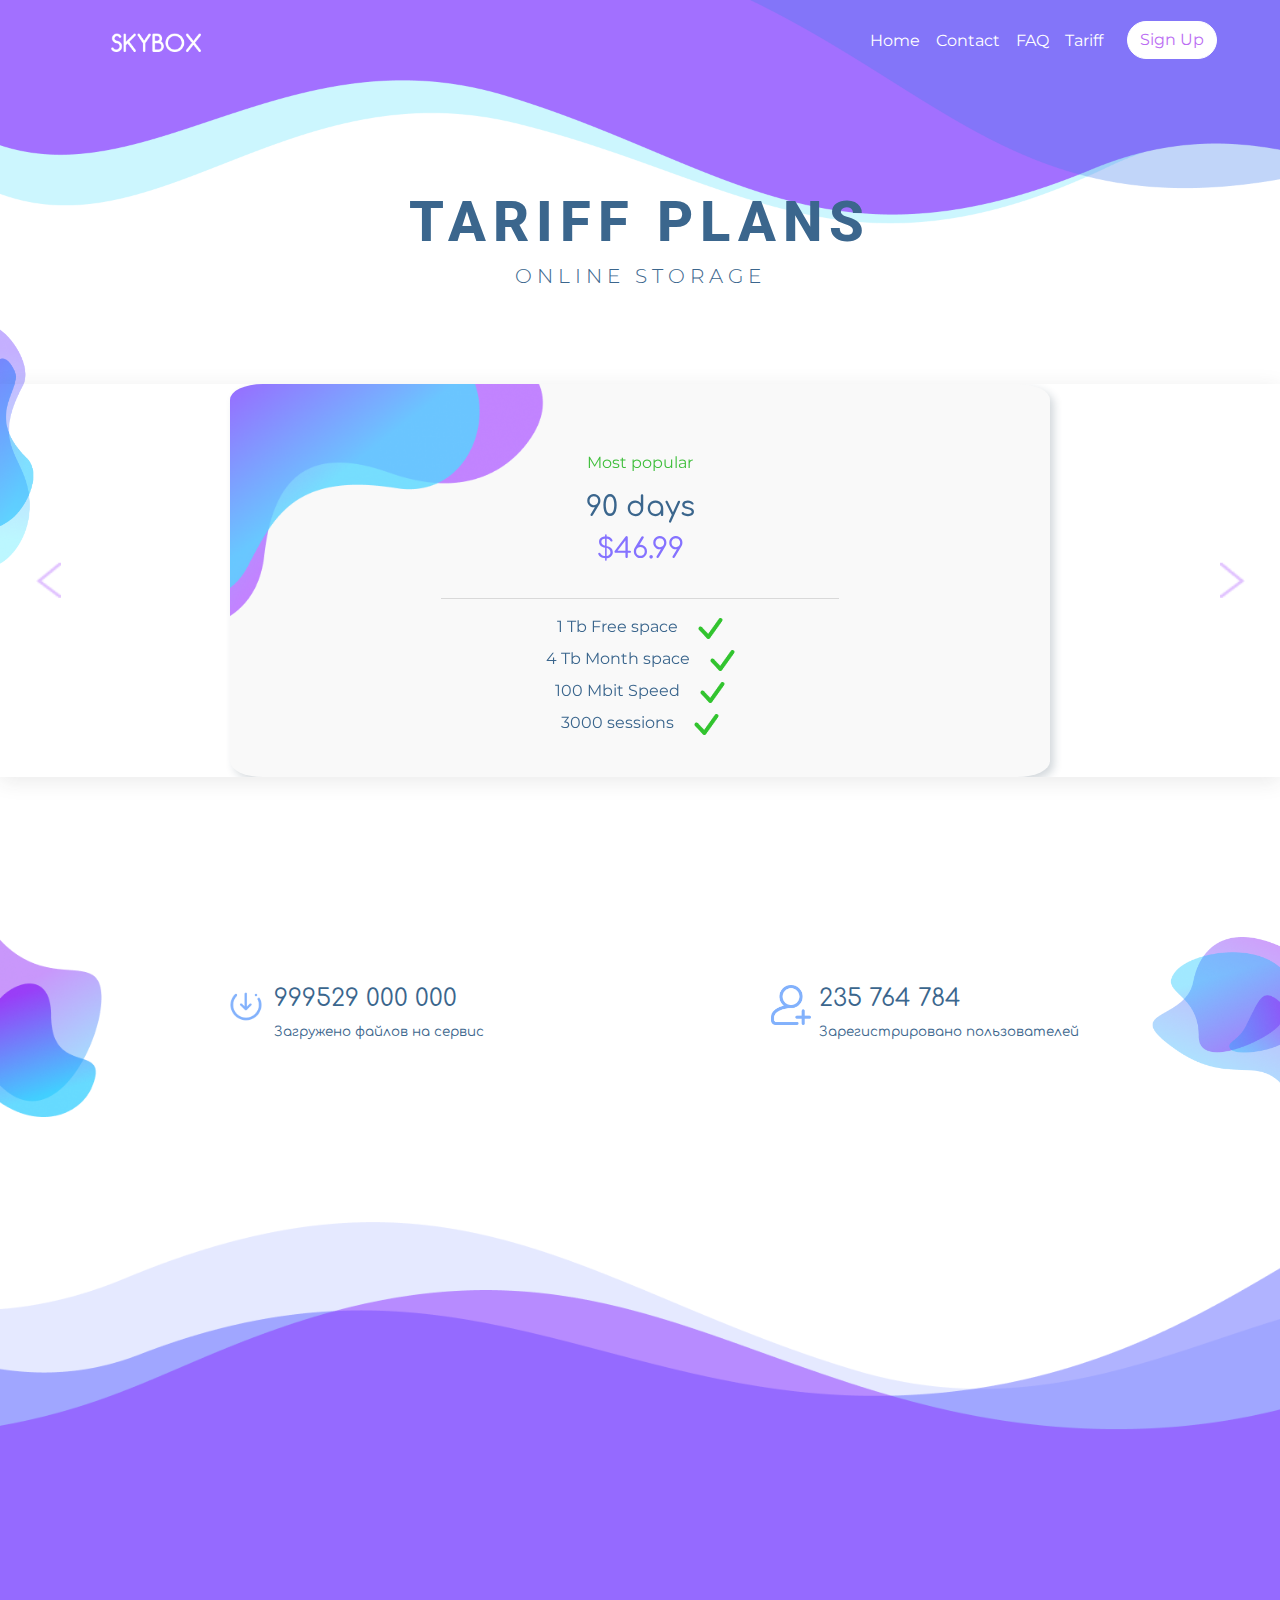
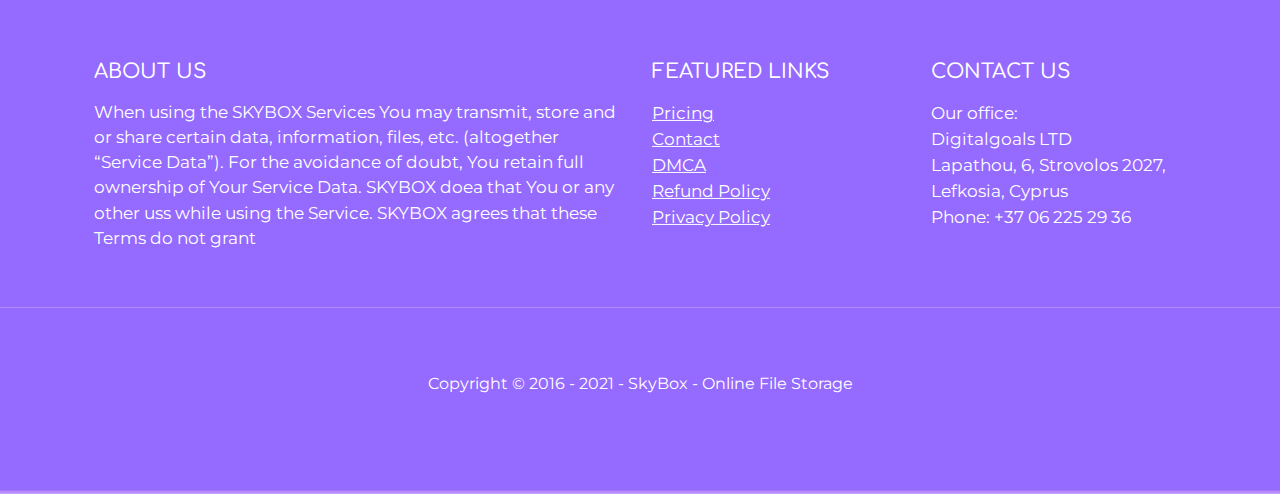
<file: price.html>
<!DOCTYPE html>
<html lang="en">
<head>
    <meta charset="UTF-8">
    <meta name="viewport" content="width=device-width, initial-scale=1.0">
    <title>FAQ</title>
    <link rel="stylesheet" href="https://cdn.jsdelivr.net/npm/bootstrap@5.3.3/dist/css/bootstrap.min.css"> 
    <link rel="stylesheet" href="css/style.css"> 
 
</head>
<body>

   
<div class="bg-image" style="background-image: url('images/BG-contact.png');  height: 30vh;"> </div> 
<div class="margin">
   
    
        <nav class="navbar navbar-expand-lg navbar-dark bg-transparent" >
            <div class="container-fluid">
                <a class="navbar-brand ms-5" >
                    <img src="images/logo.png" alt="Logo"> 
                </a>
                <button class="navbar-toggler" type="button" data-bs-toggle="offcanvas" data-bs-target="#offcanvasNavbar" aria-controls="offcanvasNavbar" aria-label="Toggle navigation" >
                    <span class="navbar-toggler-icon"></span>
                </button>
                
               
                <div class="offcanvas offcanvas-start text-bg-dark" tabindex="-1" id="offcanvasNavbar" aria-labelledby="offcanvasNavbarLabel" >
                    <div class="offcanvas-header" style="background-color:#9584FF ;" >
                        <h5 class="offcanvas-title" id="offcanvasNavbarLabel">Navbar</h5>
                        <button type="button" class="btn-close btn-close-white" data-bs-dismiss="offcanvas" aria-label="Close"></button>
                    </div>
                    <div class="offcanvas-body" >
                        <ul class="navbar-nav justify-content-end flex-grow-1 pe-3">
                            <li class="nav-item">
                                <a class="nav-link" href="index.html" style="color: white;">Home</a>
                            </li>
                            <li class="nav-item">
                                <a class="nav-link" href="contact.html" style="color: white;">Contact</a>
                            </li>
                            <li class="nav-item">
                                <a class="nav-link"  href="faq.html" style="color: white;">FAQ</a>
                            </li>
                            <li class="nav-item">
                                <a class="nav-link" href="price.html" style="color: white;">Tariff</a>
                            </li>
                      
                        </ul>
                        <div class="d-flex" style="gap: 10%;">
                            

                            <a href="contact.html"><button type="button" class="btn btn-primary"   style="background-color: white; font-family: 'Montserrat'; border-color: white; color: #BB6DF3; border-radius: 20px;"> Sign Up</button></a>
                        </div>
                    </div>
                </div>
            </div>
        </nav>
</div>


<br><br><br><br><br>
<h2 style="font-family: 'Roboto'; color: #3B668D; font-weight: 800; font-size: clamp(2rem, 1.1197rem + 3.7559vw, 3.5rem);text-align: center;letter-spacing:7px;">TARIFF PLANS</h2>
<h5 style="color: #3B668D; font-family: 'Montserrat'; font-weight: 300; text-align: center;letter-spacing:5px;">ONLINE STORAGE</h5><br>



<img src="images/faq-left.png" style="position: absolute;  left: 0; width: 8%; "/>








<div id="carouselExampleControls" class="carousel slide w-100 mx-auto " data-bs-ride="carousel" style=" padding-top: 5%; padding-bottom: 5%;  " >
    <div class="carousel-inner" >
        <div class="carousel-item active" >
            <div class="content" style="background-color: rgb(249, 249, 249); margin-left: 18%; margin-right: 18%; border-radius: 4%; padding-top: 4%; padding-bottom: 2%; position: relative; overflow: hidden; box-shadow: 4px 4px 8px 0px rgba(34, 60, 80, 0.2);">
                <img src="images/BG-card.png" style="position: absolute; top: 0; left: 0; width: 40%; height: auto; object-fit: cover;"/>
        
                <div class="container my-3" >
                    <p class="text-center" style="color: #40BF3D;">Most popular</p>
                    <h3 class="text-center" style="font-family: 'Comfortaa'; color: #3B668D;">90 days</h3>
                    <h3 class="text-center" style="font-family: 'Comfortaa'; color: #8572FF;">$46.99</h3>
                    <br>
                    <hr style="color: rgb(123, 123, 123); width: 50%;margin: 0 auto; ">
                    <div class="row mt-3" style="display: block; text-align: center;">
                        <div class="service">
                            <i class="bi bi-file-person"></i>
                            <span style="color: #3B668D;">1 Tb Free space</span>
                            <img class="ms-3" src="images/check.png">
                        </div>
                        <div class="service mt-2">
                            <i class="bi bi-file-person"></i>
                            <span style="color: #3B668D;">4 Tb Month space</span>
                            <img class="ms-3" src="images/check.png">
                        </div>
                        <div class="service mt-2">
                            <i class="bi bi-speedometer"></i>
                            <span style="color: #3B668D;">100 Mbit Speed</span>
                            <img class="ms-3" src="images/check.png">
                        </div>
                        <div class="service mt-2">
                            <i class="bi bi-bar-chart-alt"></i>
                            <span style="color: #3B668D;">3000 sessions</span>
                            <img class="ms-3" src="images/check.png">
                        </div>
                    </div>
                </div>
            </div>
        </div>
        
        <div class="carousel-item">
            <div class="content" style="background-color: rgb(249, 249, 249); margin-left: 18%; margin-right: 18%; border-radius: 4%; padding-top: 4%; padding-bottom: 2%; position: relative; overflow: hidden; box-shadow: 4px 4px 8px 0px rgba(34, 60, 80, 0.2);">
                <img src="images/BG-card2.png" style="position: absolute; top: 0; right: 0; width: 45%; height: auto; object-fit: cover;"/>
                <img src="images/BG-card3.png" style="position: absolute; top: 0; left: 0; width: 20%; height: auto; object-fit: cover;"/>

        
                <div class="container my-3" >
                    <p class="text-center" style="color: #40BF3D;">Most popular</p>
                    <h3 class="text-center" style="font-family: 'Comfortaa'; color: #3B668D;">365 days</h3>
                    <h3 class="text-center" style="font-family: 'Comfortaa'; color: #8572FF;">$127.99</h3>
                    <br>
                    <hr style="color: rgb(123, 123, 123); width: 50%;margin: 0 auto; ">
                    <div class="row mt-3" style="display: block; text-align: center;">
                        <div class="service">
                            <i class="bi bi-file-person"></i>
                            <span style="color: #3B668D;">1 Tb Free space</span>
                            <img class="ms-3" src="images/check.png">
                        </div>
                        <div class="service mt-2">
                            <i class="bi bi-file-person"></i>
                            <span style="color: #3B668D;">4 Tb Month space</span>
                            <img class="ms-3" src="images/check.png">
                        </div>
                        <div class="service mt-2">
                            <i class="bi bi-speedometer"></i>
                            <span style="color: #3B668D;">100 Mbit Speed</span>
                            <img class="ms-3" src="images/check.png">
                        </div>
                        <div class="service mt-2">
                            <i class="bi bi-bar-chart-alt"></i>
                            <span style="color: #3B668D;">3000 sessions</span>
                            <img class="ms-3" src="images/check.png">
                        </div>
                    </div>
                </div>
            </div>
        </div>


        <div class="carousel-item">
            <div class="content" style="background-color: rgb(249, 249, 249); margin-left: 18%; margin-right: 18%; border-radius: 4%; padding-top: 4%; padding-bottom: 2%; position: relative; overflow: hidden; box-shadow: 4px 4px 8px 0px rgba(34, 60, 80, 0.2);">
                <img src="images/BG-card3.png" style="position: absolute; top: 0; left: 0; width: 40%; height: auto; object-fit: cover;"/>
        
                <div class="container my-3" >
                    <p class="text-center" style="color: #40BF3D;">Most popular</p>
                    <h3 class="text-center" style="font-family: 'Comfortaa'; color: #3B668D;">90 days</h3>
                    <h3 class="text-center" style="font-family: 'Comfortaa'; color: #8572FF;">$20.99</h3>
                    <br>
                    <hr style="color: rgb(123, 123, 123); width: 50%;margin: 0 auto; ">
                    <div class="row mt-3" style="display: block; text-align: center;">
                        <div class="service">
                            <i class="bi bi-file-person"></i>
                            <span style="color: #3B668D;">1 Tb Free space</span>
                            <img class="ms-3" src="images/check.png">
                        </div>
                        <div class="service mt-2">
                            <i class="bi bi-file-person"></i>
                            <span style="color: #3B668D;">4 Tb Month space</span>
                            <img class="ms-3" src="images/check.png">
                        </div>
                        <div class="service mt-2">
                            <i class="bi bi-speedometer"></i>
                            <span style="color: #3B668D;">100 Mbit Speed</span>
                            <img class="ms-3" src="images/check.png">
                        </div>
                        <div class="service mt-2">
                            <i class="bi bi-bar-chart-alt"></i>
                            <span style="color: #3B668D;">3000 sessions</span>
                            <img class="ms-3" src="images/check.png">
                        </div>
                    </div>
                </div>
            </div>
        </div>


    </div>
    <button class="carousel-control-prev" 
         type="button" 
         data-bs-target="#carouselExampleControls"
     data-bs-slide="prev">
     <img src="images/arrow_left.png" style="width: 25px; margin-right: 50%;" alt="Previous" class="control-button" />
     <span class="visually-hidden">
         Previous
     </span>
 </button>
 <button class="carousel-control-next" 
         type="button" 
         data-bs-target="#carouselExampleControls"
         data-bs-slide="next">
         <img src="images/arrow_right.png" style="width: 25px; margin-left: 50%;" alt="Next" class="control-button" />

     <span class="visually-hidden">
         Next
     </span>
 </button>
</div>














<br><br><br><br>

<div class="container" style="align-items: center;">
    <img src="images/bg-users1.png" style="position: absolute;  left: 0; width: 8%; "/>
    <img src="images/bg-users2.png" style="position: absolute;  right: 0; width: 10%; height: auto; object-fit: cover;"/>

    <div class="row ">
        <div class="col-12 col-md-6 d-flex  justify-content-center mb-3 mt-5">
            <img src="images/999.png" alt="Modern Agriculture Equipment" class="me-2" style="height: 2.5rem; width: 2.5rem;">
            <div class="row " style="display: block;">
                <h4 style=" color: #3B668D; font-family: 'Comfortaa'; font-weight: 400;"> 999529 000 000</h4>
                <p style=" color: #3B668D; font-size: clamp(0.625rem, 0.537rem + 0.3756vw, 0.875rem);  font-family: 'Comfortaa'; ">Загружено файлов на сервис</p>
            </div>
        </div>
        <div class="col-12 col-md-6 d-flex  justify-content-center mb-3 mt-5">
            <img src="images/235.png" alt="No growth hormones are used" class="me-2" style="height: 2.5rem; width: 2.5rem;">
            <div class="row " style="display: block;">
                <h4 style=" color: #3B668D; font-family: 'Comfortaa'; font-weight: 400;">235 764 784</h4>
                <p style=" color: #3B668D; font-size: clamp(0.625rem, 0.537rem + 0.3756vw, 0.875rem);  font-family: 'Comfortaa'; ">Зарегистрировано пользователей</p>
            </div>
        </div>
    </div>

</div>










<br><br><br><br><br>
<div class="full-screen-image">
    <img src="images/BG-footer.png" alt="Your Image" >
    <div class="overlay-text" style="left: 50%;">



        <footer class="bg-transparent text-white text-center text-lg-start">
            <!-- Grid container -->
            <div class="container p-4">
              <!--Grid row-->
              <div class="row">
                <!--Grid column-->
                <div class="col-lg-6 col-md-12 mb-4 mb-md-0">
                  <h5 class="text-uppercase mb-3" style="font-family:'Comfortaa';">About us</h5>
          
                  <p style="font-size: clamp(0.625rem, 0.4489rem + 0.7512vw, 1.125rem);">
                    When using the SKYBOX Services You may transmit, store and or share certain data, information, files, etc. (altogether “Service Data”). For the avoidance of doubt, You retain full ownership of Your Service Data. SKYBOX doea that You or any other uss while using the Service. SKYBOX agrees that these Terms do not grant
                  </p>
                </div>
                <!--Grid column-->
          
                <!--Grid column-->
                <div class="col-lg-3 col-md-6 mb-4 mb-md-0">
                  <h5 class="text-uppercase" style="font-family:'Comfortaa';">Featured links</h5>
          
                  <ul class="list-unstyled mb-0 mt-3">
                    <li>
                      <a href="#!" class="text-white" style="font-size: clamp(0.8125rem, 0.7025rem + 0.4695vw, 1.125rem);">Pricing</a>
                    </li>
                    <li>
                      <a href="#!" class="text-white" style="font-size: clamp(0.8125rem, 0.7025rem + 0.4695vw, 1.125rem);">Contact</a>
                    </li>
                    <li>
                      <a href="#!" class="text-white" style="font-size: clamp(0.8125rem, 0.7025rem + 0.4695vw, 1.125rem);">DMCA</a>
                    </li>
                    <li>
                      <a href="#!" class="text-white" style="font-size: clamp(0.8125rem, 0.7025rem + 0.4695vw, 1.125rem);">Refund Policy</a>
                    </li>
                    <li>
                        <a href="#!" class="text-white" style="font-size: clamp(0.8125rem, 0.7025rem + 0.4695vw, 1.125rem);">Privacy Policy</a>
                      </li>
                    
                  </ul>
                </div>
                <!--Grid column-->
          
                <!--Grid column-->
                <div class="col-lg-3 col-md-6 mb-4 mb-md-0">
                  <h5 class="text-uppercase mb-0" style="font-family:'Comfortaa';">Contact us</h5>
          
                  <ul class="list-unstyled mt-3">
                    <li>
                      <a href="#!" class="text-white" style="text-decoration: none; font-size: clamp(0.8125rem, 0.7025rem + 0.4695vw, 1.125rem);">Our office:</a>
                    </li>
                    <li>
                        <a href="#!" class="text-white" style="text-decoration: none; font-size: clamp(0.8125rem, 0.7025rem + 0.4695vw, 1.125rem);">Digitalgoals LTD</a>
                      </li>
                      <li>
                        <a href="#!" class="text-white" style="text-decoration: none; font-size: clamp(0.8125rem, 0.7025rem + 0.4695vw, 1.125rem);">Lapathou, 6, Strovolos 2027,</a>
                      </li>
                      <li>
                        <a href="#!" class="text-white" style="text-decoration: none; font-size: clamp(0.8125rem, 0.7025rem + 0.4695vw, 1.125rem);">Lefkosia, Cyprus</a>
                      </li>
                      <li>
                        <a href="#!" class="text-white" style="text-decoration: none; font-size: clamp(0.8125rem, 0.7025rem + 0.4695vw, 1.125rem);">Phone: +37 06 225 29 36</a>
                      </li>
                    
                  </ul>
                </div>
                <!--Grid column-->
              </div>
              <!--Grid row-->
            </div>
          <hr>
            <div class="text-center p-3 mt-5 " >
                Copyright © 2016 - 2021 - SkyBox - Online File Storage
            
            </div>
            <!-- Copyright -->
          </footer>


     
    </div>
</div>



</div> <!-- bg-color-->



    <script src="https://cdn.jsdelivr.net/npm/bootstrap@5.3.3/dist/js/bootstrap.bundle.min.js"></script>
  
</body>
</html>
</file>
<file: css/style.css>
@import url('https://fonts.googleapis.com/css2?family=Roboto:ital,wght@0,100;0,300;0,400;0,500;0,700;0,900;1,100;1,300;1,400;1,500;1,700;1,900&display=swap');
@import url('https://fonts.googleapis.com/css2?family=Montserrat:ital,wght@0,100..900;1,100..900&display=swap');
@import url('https://fonts.googleapis.com/css2?family=Comfortaa:wght@300..700&display=swap');
* {
	font-family: 'Montserrat', sans-serif;
   color: white;
  
   
    
}

.margin{
    margin-right: 4%;
margin-left: 4% ;
margin-top: 1% ;

}


.bg-color{
    background-color: #ffffff;
    z-index: -100;
    margin-top: 13%;
}
.border{
    border-color: black;
}


.bg-image {
    position:absolute;
    top: 0;
    left: 0;
    width: 100%;
    height: 100vh;
    z-index: -1; /* Отодвигаем слой назад */
    background-size: cover; /* Растягиваем изображение */
    background-position: center; /* Центруем изображение */
    background-repeat: no-repeat; /* Не повторяем изображение */
    /* background-attachment: scroll;  */

}


.navbar-brand img {
    width: 90px; /* Задайте размер логотипа при необходимости */
}


.navbar-toggler {
    color: white;
}


/* .why{
    display: flex;
    flex-direction: row;
} */

/* .card-photo{
    display: flex;
    flex-direction: row;
} */
.section-header {
    text-align: center;
    margin-bottom: 30px;
    font-family: Arial, sans-serif;
    font-size: 2em;
    font-weight: bold;
    color: darkblue;
}

.card {

    --bs-card-border-color: none;
    --bs-card-bg: none;
}



.card img {
    width: 5%;
    object-fit: contain;
}
.icon {
    width: 40px;
    height: 40px;
    margin-right: 10px;
}
.feature-text {
    color: blue;
}
.footer {
    text-align: center;
    margin-top: 50px;
    font-size: 0.8em;
    /* color: gray; */
}



/* .bg-light {
    background-color: black;
   
} */

.bg-light {
    --bs-bg-opacity: 1;
    background-color: rgb(255, 255, 255) !important;
}

.slider-button {
    padding: 1vw 2vw; /* Размер кнопок также будет адаптироваться */
}

.carousel-control-prev,
.carousel-control-next {
    top: 50%; /* Центрирование вертикально */
    transform: translateY(-50%); /* Учтем высоту кнопки */
}


.carousel-inner {
    transition: transform 0.5s ease; /* Плавный переход для анимации */
    box-shadow: 0 4px 20px rgba(49, 49, 49, 0.1); /* Тень для ячейки слайдера */
}






.bg-footer {
    position: fixed; /* Закрепляем картинку на экране */
    bottom: 0; /* Прикрепляем к нижней части страницы */
    left: 0;
    width: 100%; /* Ширина на весь экран */
    height: 100vh; /* Высота на весь экран */
    z-index: -1; /* Отодвигаем картинку на задний план */
    background-size: cover; /* Растягиваем изображение */
    background-position: bottom center; /* Картинка будет центрироваться по низу */
    background-repeat: no-repeat; /* Не повторяем изображение */
}







.full-screen-image {
    position: relative;
    width: 100vw;
    height: 100vh;
    overflow: hidden;
}

.full-screen-image img {
    width: 100%;
    height: 100%;
    object-fit: cover;
}

.overlay-text {
    position: absolute;
    top: 70%;
width: 100%;
    transform: translate(-50%, -50%);
    background-attachment: scroll; 
 
   
    
}






.accordion-button::after {
    background-image: url("data:image/svg+xml,%3Csvg xmlns='http://www.w3.org/2000/svg' width='16' height='16' fill='currentColor' class='bi bi-plus' viewBox='0 0 16 16'%3E%3Cpath d='M8 4a.5.5 0 0 1 .5.5v3h3a.5.5 0 0 1 0 1h-3v3a.5.5 0 0 1-1 0v-3h-3a.5.5 0 0 1 0-1h3v-3A.5.5 0 0 1 8 4z'/%3E%3C/svg%3E");
    transition: all 0.5s;
  }
  .accordion-button:not(.collapsed)::after {
    background-image: url("data:image/svg+xml,%3Csvg xmlns='http://www.w3.org/2000/svg' width='16' height='16' fill='currentColor' class='bi bi-dash' viewBox='0 0 16 16'%3E%3Cpath d='M4 8a.5.5 0 0 1 .5-.5h7a.5.5 0 0 1 0 1h-7A.5.5 0 0 1 4 8z'/%3E%3C/svg%3E");
  }


.accordion-item {
    border: none;
   
}

.accordion-button {
    border-bottom: 1px solid #dee2e6; 
    background-color: #F4EDFF;
}

.accordion-button:not(.collapsed) {
    border-bottom: 1px solid #dee2e6; 
    background-color: #F4EDFF;
}

.accordion-body {
    border-bottom: 1px solid #dee2e6; 
    background-color: transparent;
}
</file>
